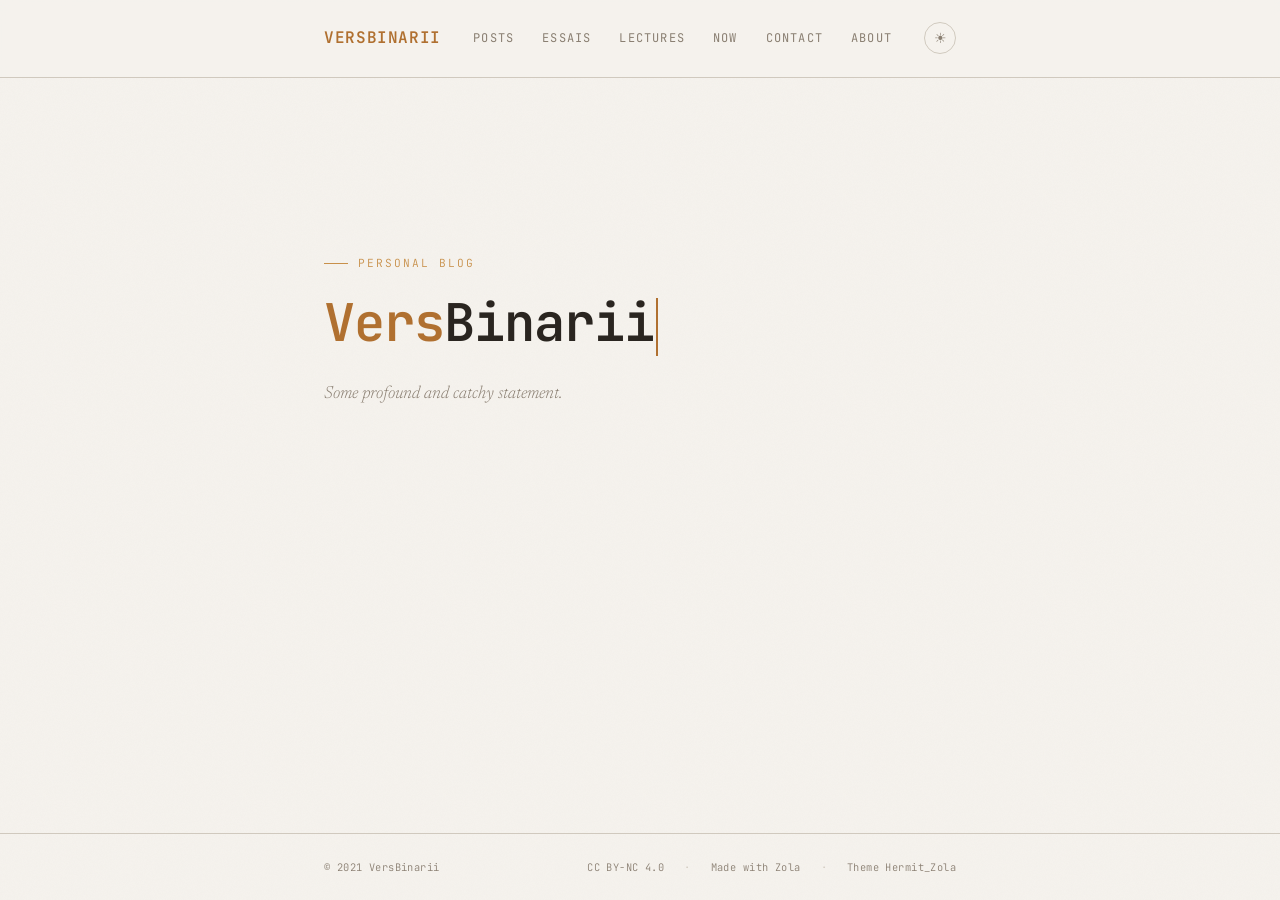
<file: index.html>
<!DOCTYPE html>
<html lang="fr" data-theme="dark">
<head>
  <meta charset="UTF-8" />
  <meta name="viewport" content="width=device-width, initial-scale=1.0" />
  <title>VersBinarii — Tech &amp; Philosophy</title>
  <meta name="description" content="Blog de Kris, développeur full-stack devenu architecte systèmes. Essais sur la tech, le code et la pensée logicielle." />
  <meta name="author" content="Kris — VersBinarii" />
  <link rel="canonical" href="https://versbinarii.gitlab.io/blog/" />
  <meta property="og:type"        content="website" />
  <meta property="og:url"         content="https://versbinarii.gitlab.io/blog/" />
  <meta property="og:title"       content="VersBinarii — Tech &amp; Philosophy" />
  <meta property="og:description" content="Essais sur la tech, le code et la pensée logicielle." />
  <meta property="og:locale"      content="fr_FR" />
  <meta name="twitter:card"        content="summary" />
  <meta name="twitter:title"       content="VersBinarii" />
  <meta name="twitter:description" content="Essais sur la tech, le code et la pensée logicielle." />
  <link rel="icon" type="image/svg+xml" href="favicon.svg" />
  <link rel="stylesheet" href="style.css" />
  <script src="site.js"></script>
</head>
<body>
<div class="site-wrapper">

  <header class="site-header">
    <div class="container">
      <div class="header-inner">
        <a href="index.html" class="site-title">VersBinarii</a>
        <button class="nav-toggle" id="navToggle" aria-label="Ouvrir le menu">MENU</button>
        <nav class="site-nav" id="siteNav" aria-label="Navigation principale">
          <a href="posts.html">Posts</a>
          <a href="essays.html">Essais</a>
          <a href="reading.html">Lectures</a>
          <a href="now.html">Now</a>
          <a href="contact.html">Contact</a>
          <a href="about.html">About</a>
        </nav>
        <button class="theme-toggle" id="themeToggle" aria-label="Changer le thème">
          <span class="icon-moon">☽</span>
          <span class="icon-sun">☀</span>
        </button>
      </div>
    </div>
  </header>

  <main>
    <div class="container">
      <section class="hero">
        <p class="hero-label">Personal blog</p>
        <h1><span>Vers</span>Binarii<span class="hero-cursor"></span></h1>
        <p class="hero-tagline">Some profound and catchy statement.</p>
      </section>
    </div>
  </main>

  <footer class="site-footer">
    <div class="container">
      <div class="footer-inner">
        <span>© 2021 <a href="index.html">VersBinarii</a></span>
        <div class="footer-right">
          <a href="https://creativecommons.org/licenses/by-nc/4.0/" target="_blank" rel="noopener">CC BY-NC 4.0</a>
          <span class="footer-sep">·</span>
          <span>Made with <a href="https://www.getzola.org" target="_blank" rel="noopener">Zola</a></span>
          <span class="footer-sep">·</span>
          <span>Theme <a href="https://github.com/VersBinarii/hermit_zola" target="_blank" rel="noopener">Hermit_Zola</a></span>
        </div>
      </div>
    </div>
  </footer>
</div>
</body>
</html>
</file>
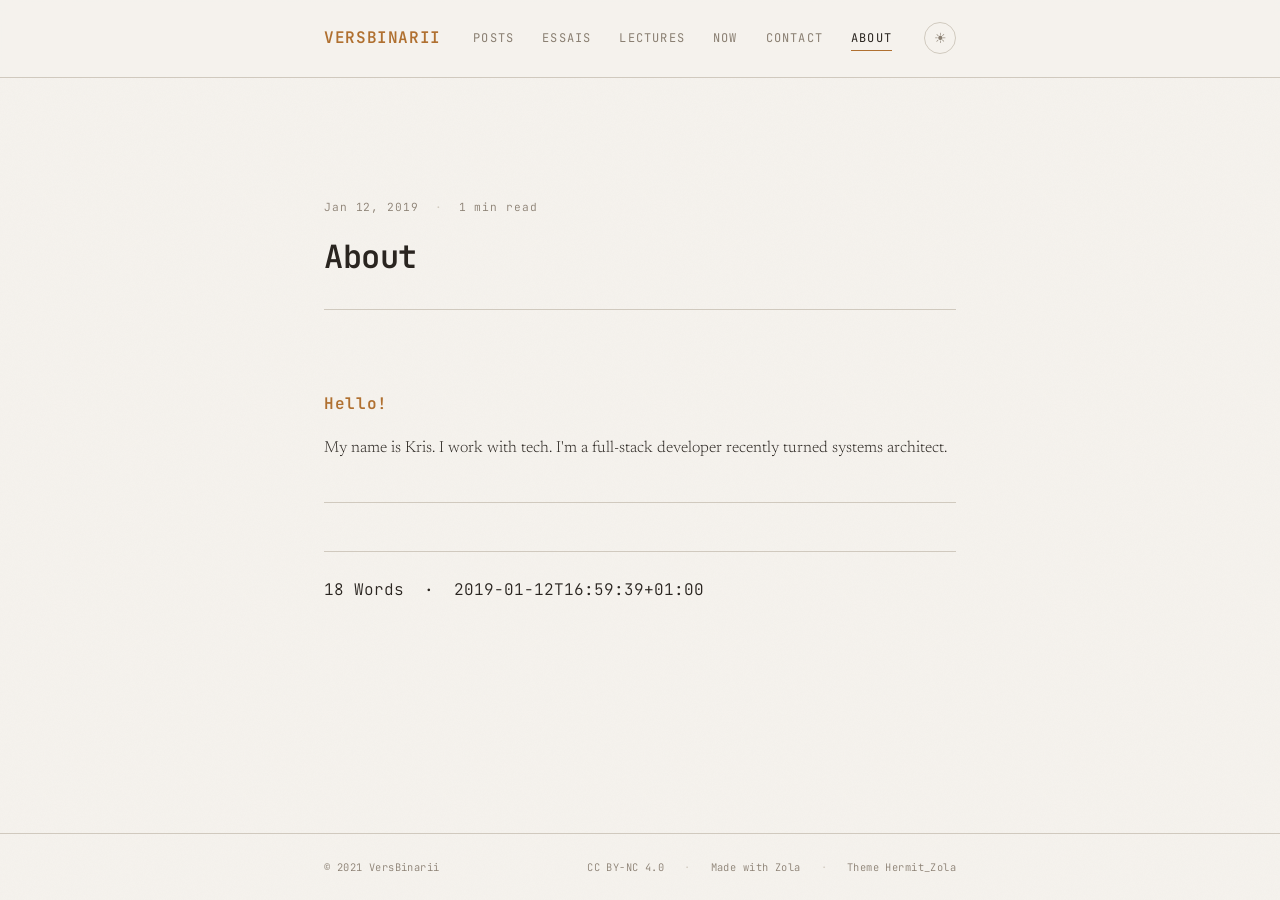
<file: about.html>
<!DOCTYPE html>
<html lang="fr" data-theme="dark">
<head>
  <meta charset="UTF-8" />
  <meta name="viewport" content="width=device-width, initial-scale=1.0" />
  <title>About — VersBinarii</title>
  <meta name="description" content="Kris, développeur full-stack devenu architecte systèmes. Tech, Rust, systèmes embarqués." />
  <meta name="author" content="Kris — VersBinarii" />
  <link rel="canonical" href="https://versbinarii.gitlab.io/blog/about" />
  <meta property="og:type"        content="profile" />
  <meta property="og:url"         content="https://versbinarii.gitlab.io/blog/about" />
  <meta property="og:title"       content="About — VersBinarii" />
  <meta property="og:description" content="Kris, développeur full-stack devenu architecte systèmes." />
  <meta name="twitter:card"  content="summary" />
  <meta name="twitter:title" content="About — VersBinarii" />
  <link rel="icon" type="image/svg+xml" href="favicon.svg" />
  <link rel="stylesheet" href="style.css" />
  <script src="site.js"></script>
</head>
<body>
<div class="site-wrapper">

  <header class="site-header">
    <div class="container">
      <div class="header-inner">
        <a href="index.html" class="site-title">VersBinarii</a>
        <button class="nav-toggle" id="navToggle" aria-label="Ouvrir le menu">MENU</button>
        <nav class="site-nav" id="siteNav">
          <a href="posts.html">Posts</a>
          <a href="essays.html">Essais</a>
          <a href="reading.html">Lectures</a>
          <a href="now.html">Now</a>
          <a href="contact.html">Contact</a>
          <a href="about.html" class="active">About</a>
        </nav>
        <button class="theme-toggle" id="themeToggle" aria-label="Changer le thème">
          <span class="icon-moon">☽</span>
          <span class="icon-sun">☀</span>
        </button>
      </div>
    </div>
  </header>

  <main>
    <div class="container">
      <div class="article-header">
        <div class="article-meta">
          <span>Jan 12, 2019</span>
          <span class="dot">·</span>
          <span>1 min read</span>
        </div>
        <h1>About</h1>
      </div>
      <article class="article-body">
        <h2>Hello!</h2>
        <p>My name is Kris. I work with tech. I'm a full-stack developer recently turned systems architect.</p>
        <hr />
        <p class="word-count">18 Words &nbsp;·&nbsp; 2019-01-12T16:59:39+01:00</p>
      </article>
    </div>
  </main>

  <footer class="site-footer">
    <div class="container">
      <div class="footer-inner">
        <span>© 2021 <a href="index.html">VersBinarii</a></span>
        <div class="footer-right">
          <a href="https://creativecommons.org/licenses/by-nc/4.0/" target="_blank" rel="noopener">CC BY-NC 4.0</a>
          <span class="footer-sep">·</span>
          <span>Made with <a href="https://www.getzola.org" target="_blank" rel="noopener">Zola</a></span>
          <span class="footer-sep">·</span>
          <span>Theme <a href="https://github.com/VersBinarii/hermit_zola" target="_blank" rel="noopener">Hermit_Zola</a></span>
        </div>
      </div>
    </div>
  </footer>
</div>
</body>
</html>
</file>
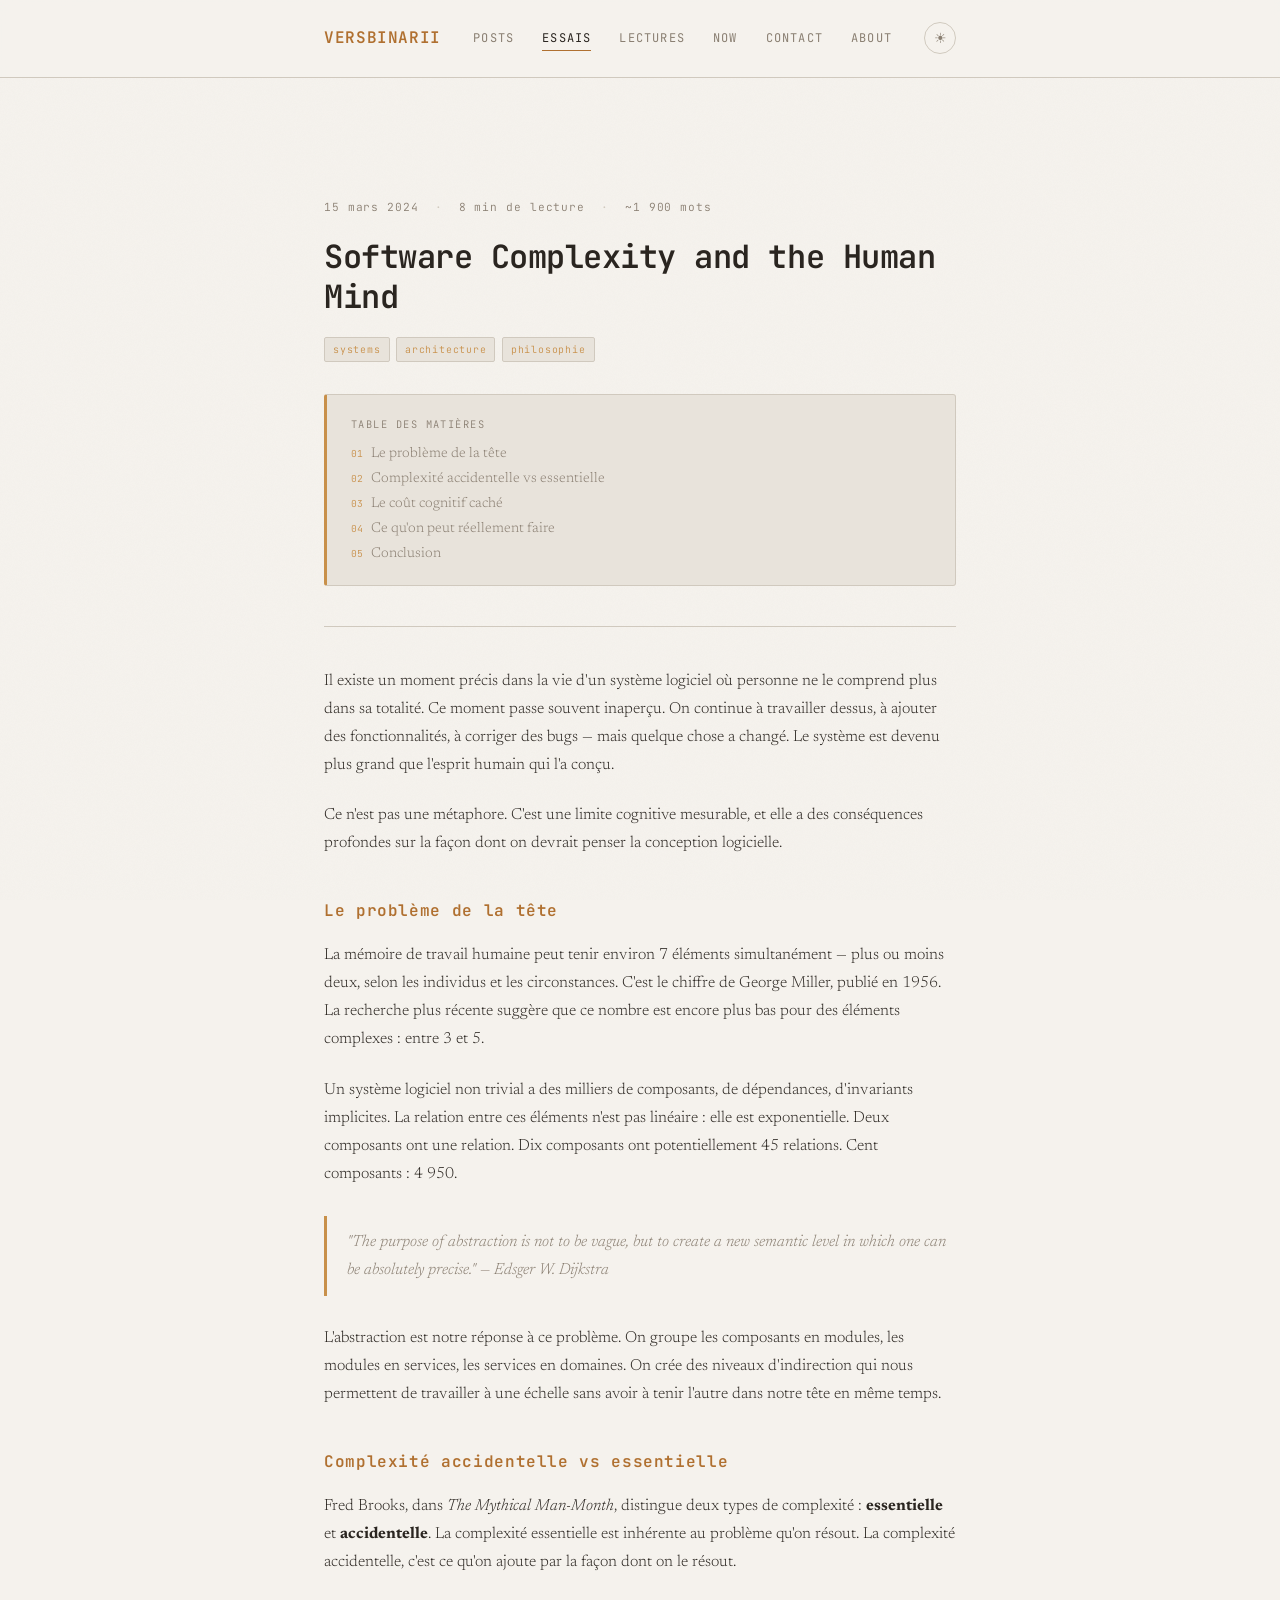
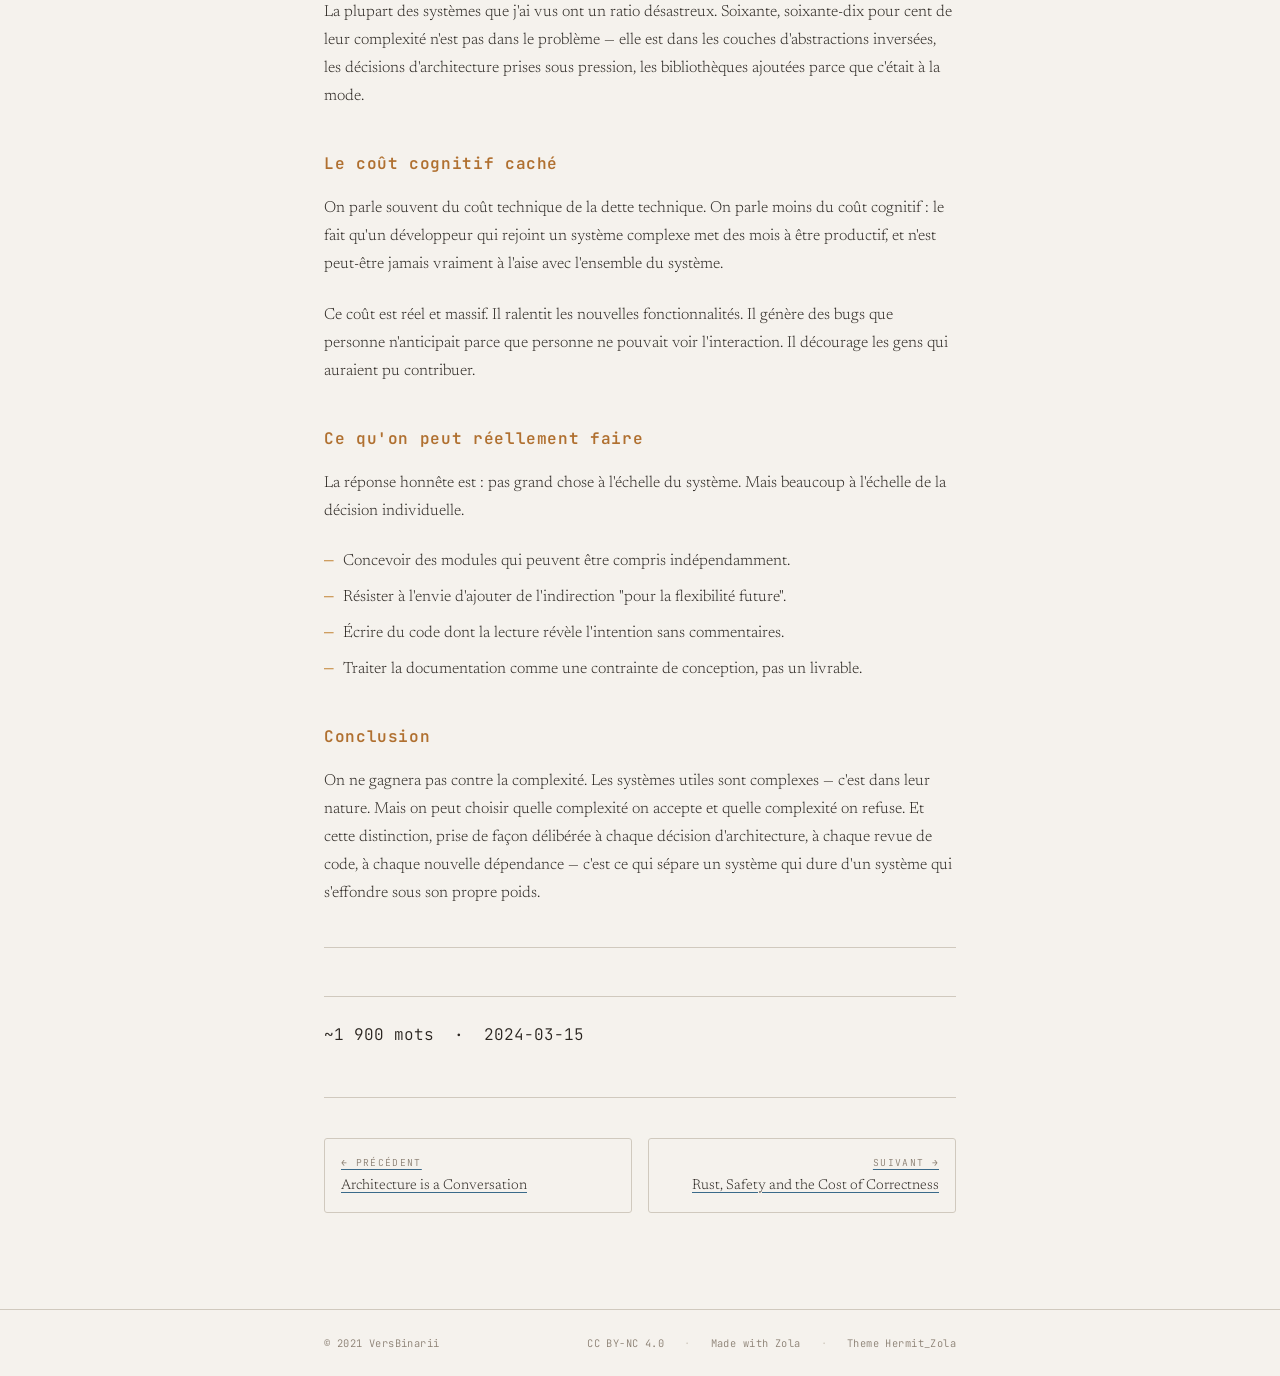
<file: article.html>
<!DOCTYPE html>
<html lang="fr" data-theme="dark">
<head>
  <meta charset="UTF-8" />
  <meta name="viewport" content="width=device-width, initial-scale=1.0" />
  <title>Software Complexity and the Human Mind — VersBinarii</title>
  <meta name="description" content="Why do we keep building systems more complex than we can hold in our heads, and what does that say about the way we think about software?" />
  <meta name="author" content="Kris — VersBinarii" />
  <link rel="canonical" href="https://versbinarii.gitlab.io/blog/essays/software-complexity" />
  <meta property="og:type"        content="article" />
  <meta property="og:url"         content="https://versbinarii.gitlab.io/blog/essays/software-complexity" />
  <meta property="og:title"       content="Software Complexity and the Human Mind" />
  <meta property="og:description" content="Why do we keep building systems more complex than we can hold in our heads?" />
  <meta property="article:published_time" content="2024-03-15" />
  <meta property="article:author"         content="Kris" />
  <meta name="twitter:card"        content="summary" />
  <meta name="twitter:title"       content="Software Complexity and the Human Mind — VersBinarii" />
  <meta name="twitter:description" content="Why do we keep building systems more complex than we can hold in our heads?" />
  <link rel="icon" type="image/svg+xml" href="favicon.svg" />
  <link rel="stylesheet" href="style.css" />
  <script src="site.js"></script>
</head>
<body>
<div class="site-wrapper">

  <header class="site-header">
    <div class="container">
      <div class="header-inner">
        <a href="index.html" class="site-title">VersBinarii</a>
        <button class="nav-toggle" id="navToggle" aria-label="Ouvrir le menu">MENU</button>
        <nav class="site-nav" id="siteNav">
          <a href="posts.html">Posts</a>
          <a href="essays.html" class="active">Essais</a>
          <a href="reading.html">Lectures</a>
          <a href="now.html">Now</a>
          <a href="contact.html">Contact</a>
          <a href="about.html">About</a>
        </nav>
        <button class="theme-toggle" id="themeToggle" aria-label="Changer le thème">
          <span class="icon-moon">☽</span>
          <span class="icon-sun">☀</span>
        </button>
      </div>
    </div>
  </header>

  <main>
    <div class="container">

      <!-- EN-TÊTE ARTICLE -->
      <div class="article-header">
        <div class="article-meta">
          <span>15 mars 2024</span>
          <span class="dot">·</span>
          <span>8 min de lecture</span>
          <span class="dot">·</span>
          <span>~1 900 mots</span>
        </div>
        <h1>Software Complexity and the Human Mind</h1>
        <div class="article-tags">
          <a href="essays.html" class="article-tag-link">systems</a>
          <a href="essays.html" class="article-tag-link">architecture</a>
          <a href="essays.html" class="article-tag-link">philosophie</a>
        </div>
      </div>

      <!-- TABLE DES MATIÈRES -->
      <nav class="toc" aria-label="Table des matières">
        <p class="toc-title">Table des matières</p>
        <ol>
          <li><a href="#le-probleme">Le problème de la tête</a></li>
          <li><a href="#complexite-accidentelle">Complexité accidentelle vs essentielle</a></li>
          <li><a href="#cout-cognitif">Le coût cognitif caché</a></li>
          <li><a href="#ce-quon-peut-faire">Ce qu'on peut réellement faire</a></li>
          <li><a href="#conclusion">Conclusion</a></li>
        </ol>
      </nav>

      <!-- CORPS -->
      <article class="article-body">

        <p>
          Il existe un moment précis dans la vie d'un système logiciel où personne ne le comprend plus dans sa totalité. Ce moment passe souvent inaperçu. On continue à travailler dessus, à ajouter des fonctionnalités, à corriger des bugs — mais quelque chose a changé. Le système est devenu plus grand que l'esprit humain qui l'a conçu.
        </p>

        <p>
          Ce n'est pas une métaphore. C'est une limite cognitive mesurable, et elle a des conséquences profondes sur la façon dont on devrait penser la conception logicielle.
        </p>

        <h2 id="le-probleme">Le problème de la tête</h2>

        <p>
          La mémoire de travail humaine peut tenir environ 7 éléments simultanément — plus ou moins deux, selon les individus et les circonstances. C'est le chiffre de George Miller, publié en 1956. La recherche plus récente suggère que ce nombre est encore plus bas pour des éléments complexes : entre 3 et 5.
        </p>

        <p>
          Un système logiciel non trivial a des milliers de composants, de dépendances, d'invariants implicites. La relation entre ces éléments n'est pas linéaire : elle est exponentielle. Deux composants ont une relation. Dix composants ont potentiellement 45 relations. Cent composants : 4 950.
        </p>

        <blockquote>
          "The purpose of abstraction is not to be vague, but to create a new semantic level in which one can be absolutely precise."
          <cite>— Edsger W. Dijkstra</cite>
        </blockquote>

        <p>
          L'abstraction est notre réponse à ce problème. On groupe les composants en modules, les modules en services, les services en domaines. On crée des niveaux d'indirection qui nous permettent de travailler à une échelle sans avoir à tenir l'autre dans notre tête en même temps.
        </p>

        <h2 id="complexite-accidentelle">Complexité accidentelle vs essentielle</h2>

        <p>
          Fred Brooks, dans <em>The Mythical Man-Month</em>, distingue deux types de complexité : <strong>essentielle</strong> et <strong>accidentelle</strong>. La complexité essentielle est inhérente au problème qu'on résout. La complexité accidentelle, c'est ce qu'on ajoute par la façon dont on le résout.
        </p>

        <p>
          La plupart des systèmes que j'ai vus ont un ratio désastreux. Soixante, soixante-dix pour cent de leur complexité n'est pas dans le problème — elle est dans les couches d'abstractions inversées, les décisions d'architecture prises sous pression, les bibliothèques ajoutées parce que c'était à la mode.
        </p>

        <h2 id="cout-cognitif">Le coût cognitif caché</h2>

        <p>
          On parle souvent du coût technique de la dette technique. On parle moins du coût cognitif : le fait qu'un développeur qui rejoint un système complexe met des mois à être productif, et n'est peut-être jamais vraiment à l'aise avec l'ensemble du système.
        </p>

        <p>
          Ce coût est réel et massif. Il ralentit les nouvelles fonctionnalités. Il génère des bugs que personne n'anticipait parce que personne ne pouvait voir l'interaction. Il décourage les gens qui auraient pu contribuer.
        </p>

        <h2 id="ce-quon-peut-faire">Ce qu'on peut réellement faire</h2>

        <p>
          La réponse honnête est : pas grand chose à l'échelle du système. Mais beaucoup à l'échelle de la décision individuelle.
        </p>

        <ul style="list-style: none; padding: 0; display: flex; flex-direction: column; gap: 0.5rem; margin-bottom: 1.4rem;">
          <li style="padding-left: 1.2rem; position: relative;"><span style="position:absolute;left:0;color:var(--accent-dim);font-family:var(--mono);">—</span> Concevoir des modules qui peuvent être compris indépendamment.</li>
          <li style="padding-left: 1.2rem; position: relative;"><span style="position:absolute;left:0;color:var(--accent-dim);font-family:var(--mono);">—</span> Résister à l'envie d'ajouter de l'indirection "pour la flexibilité future".</li>
          <li style="padding-left: 1.2rem; position: relative;"><span style="position:absolute;left:0;color:var(--accent-dim);font-family:var(--mono);">—</span> Écrire du code dont la lecture révèle l'intention sans commentaires.</li>
          <li style="padding-left: 1.2rem; position: relative;"><span style="position:absolute;left:0;color:var(--accent-dim);font-family:var(--mono);">—</span> Traiter la documentation comme une contrainte de conception, pas un livrable.</li>
        </ul>

        <h2 id="conclusion">Conclusion</h2>

        <p>
          On ne gagnera pas contre la complexité. Les systèmes utiles sont complexes — c'est dans leur nature. Mais on peut choisir quelle complexité on accepte et quelle complexité on refuse. Et cette distinction, prise de façon délibérée à chaque décision d'architecture, à chaque revue de code, à chaque nouvelle dépendance — c'est ce qui sépare un système qui dure d'un système qui s'effondre sous son propre poids.
        </p>

        <hr />

        <p class="word-count">~1 900 mots &nbsp;·&nbsp; 2024-03-15</p>

        <!-- NAVIGATION PREV / NEXT -->
        <nav class="post-nav" aria-label="Navigation entre articles">
          <a href="essays.html" class="post-nav-link prev">
            <span class="post-nav-dir">← Précédent</span>
            <span class="post-nav-title">Architecture is a Conversation</span>
          </a>
          <a href="essays.html" class="post-nav-link next">
            <span class="post-nav-dir">Suivant →</span>
            <span class="post-nav-title">Rust, Safety and the Cost of Correctness</span>
          </a>
        </nav>

      </article>
    </div>
  </main>

  <footer class="site-footer">
    <div class="container">
      <div class="footer-inner">
        <span>© 2021 <a href="index.html">VersBinarii</a></span>
        <div class="footer-right">
          <a href="https://creativecommons.org/licenses/by-nc/4.0/" target="_blank" rel="noopener">CC BY-NC 4.0</a>
          <span class="footer-sep">·</span>
          <span>Made with <a href="https://www.getzola.org" target="_blank" rel="noopener">Zola</a></span>
          <span class="footer-sep">·</span>
          <span>Theme <a href="https://github.com/VersBinarii/hermit_zola" target="_blank" rel="noopener">Hermit_Zola</a></span>
        </div>
      </div>
    </div>
  </footer>

</div>

<script>
  /* Smooth scroll for TOC links */
  document.querySelectorAll('.toc a[href^="#"]').forEach(function(link) {
    link.addEventListener('click', function(e) {
      e.preventDefault();
      var target = document.querySelector(this.getAttribute('href'));
      if (target) target.scrollIntoView({ behavior: 'smooth', block: 'start' });
    });
  });
</script>
</body>
</html>
</file>
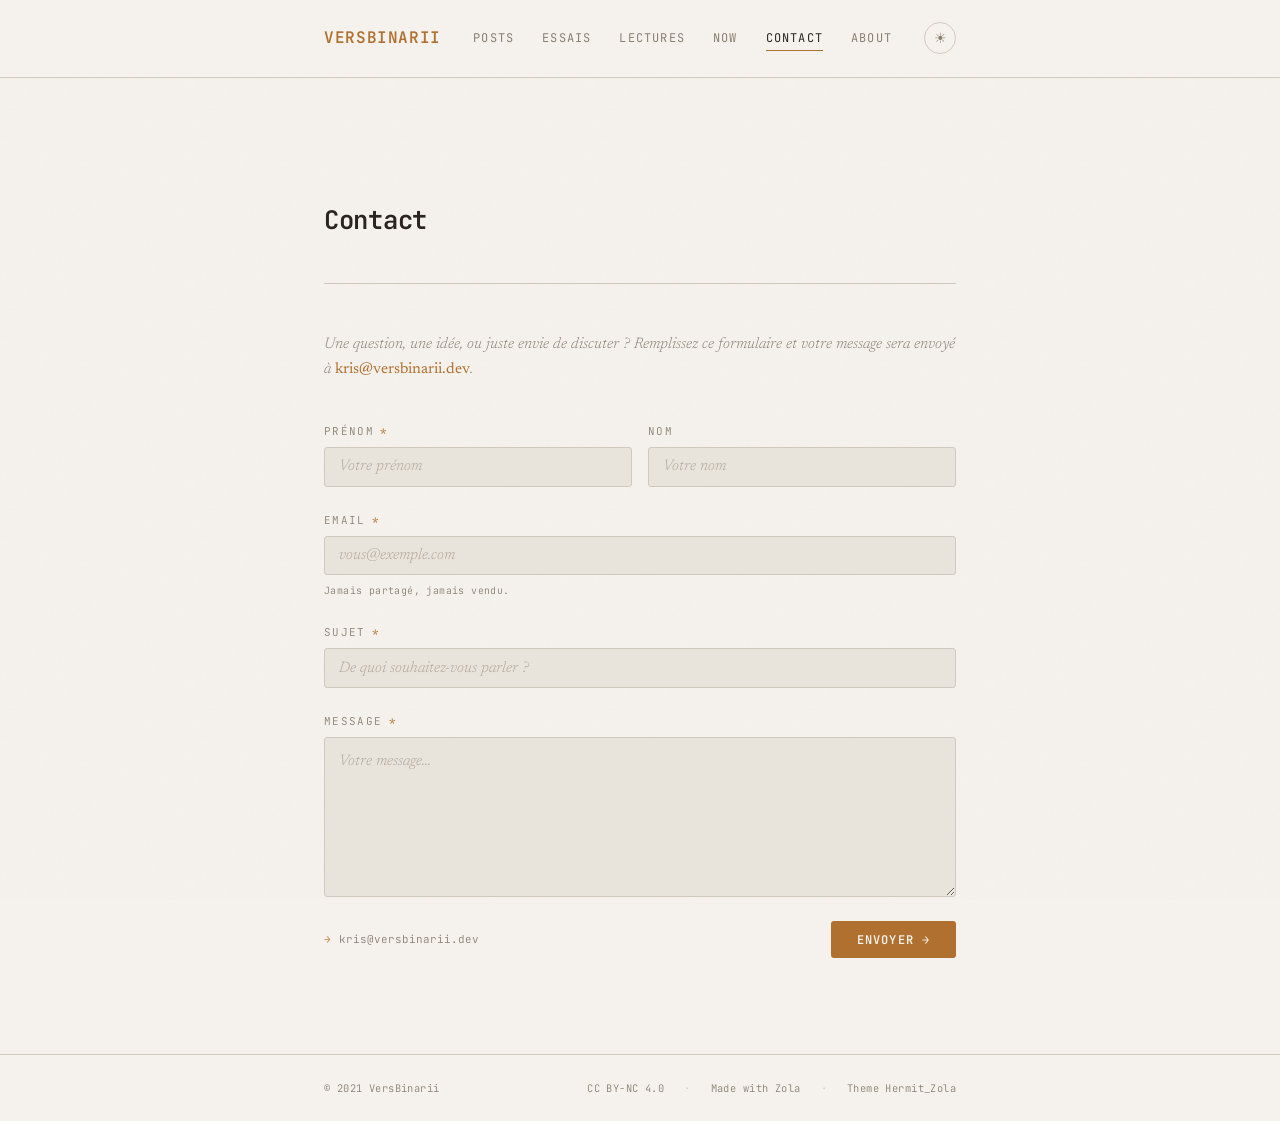
<file: contact.html>
<!DOCTYPE html>
<html lang="fr" data-theme="dark">
<head>
  <meta charset="UTF-8" />
  <meta name="viewport" content="width=device-width, initial-scale=1.0" />
  <title>Contact — VersBinarii</title>
  <meta name="description" content="Envoyer un message à Kris — VersBinarii." />
  <meta name="author" content="Kris — VersBinarii" />
  <link rel="canonical" href="https://versbinarii.gitlab.io/blog/contact" />
  <meta property="og:type"        content="website" />
  <meta property="og:url"         content="https://versbinarii.gitlab.io/blog/contact" />
  <meta property="og:title"       content="Contact — VersBinarii" />
  <meta property="og:description" content="Envoyer un message à Kris." />
  <meta name="twitter:card"  content="summary" />
  <meta name="twitter:title" content="Contact — VersBinarii" />
  <link rel="icon" type="image/svg+xml" href="favicon.svg" />
  <link rel="stylesheet" href="style.css" />
  <script src="site.js"></script>
</head>
<body>
<div class="site-wrapper">

  <header class="site-header">
    <div class="container">
      <div class="header-inner">
        <a href="index.html" class="site-title">VersBinarii</a>
        <button class="nav-toggle" id="navToggle" aria-label="Ouvrir le menu">MENU</button>
        <nav class="site-nav" id="siteNav">
          <a href="posts.html">Posts</a>
          <a href="essays.html">Essais</a>
          <a href="reading.html">Lectures</a>
          <a href="now.html">Now</a>
          <a href="contact.html" class="active">Contact</a>
          <a href="about.html">About</a>
        </nav>
        <button class="theme-toggle" id="themeToggle" aria-label="Changer le thème">
          <span class="icon-moon">☽</span>
          <span class="icon-sun">☀</span>
        </button>
      </div>
    </div>
  </header>

  <main>
    <div class="container">
      <div class="page-header">
        <h1>Contact</h1>
      </div>

      <p class="contact-intro">
        Une question, une idée, ou juste envie de discuter ? Remplissez ce formulaire et
        votre message sera envoyé à <strong>kris@versbinarii.dev</strong>.
      </p>

      <div class="contact-form" id="contactForm">
        <div class="form-row">
          <div class="form-group">
            <label class="form-label" for="fname">Prénom <span class="required">*</span></label>
            <input class="form-input" type="text" id="fname" name="fname" placeholder="Votre prénom" required autocomplete="given-name" />
          </div>
          <div class="form-group">
            <label class="form-label" for="lname">Nom</label>
            <input class="form-input" type="text" id="lname" name="lname" placeholder="Votre nom" autocomplete="family-name" />
          </div>
        </div>
        <div class="form-group">
          <label class="form-label" for="email">Email <span class="required">*</span></label>
          <input class="form-input" type="email" id="email" name="email" placeholder="vous@exemple.com" required autocomplete="email" />
          <span class="form-hint">Jamais partagé, jamais vendu.</span>
        </div>
        <div class="form-group">
          <label class="form-label" for="subject">Sujet <span class="required">*</span></label>
          <input class="form-input" type="text" id="subject" name="subject" placeholder="De quoi souhaitez-vous parler ?" required />
        </div>
        <div class="form-group">
          <label class="form-label" for="message">Message <span class="required">*</span></label>
          <textarea class="form-textarea" id="message" name="message" placeholder="Votre message…" required></textarea>
        </div>
        <div class="form-submit-row">
          <span class="form-target">kris@versbinarii.dev</span>
          <button class="btn-submit" id="submitBtn" type="button">Envoyer →</button>
        </div>
        <div class="form-status" id="formStatus"></div>
      </div>
    </div>
  </main>

  <footer class="site-footer">
    <div class="container">
      <div class="footer-inner">
        <span>© 2021 <a href="index.html">VersBinarii</a></span>
        <div class="footer-right">
          <a href="https://creativecommons.org/licenses/by-nc/4.0/" target="_blank" rel="noopener">CC BY-NC 4.0</a>
          <span class="footer-sep">·</span>
          <span>Made with <a href="https://www.getzola.org" target="_blank" rel="noopener">Zola</a></span>
          <span class="footer-sep">·</span>
          <span>Theme <a href="https://github.com/VersBinarii/hermit_zola" target="_blank" rel="noopener">Hermit_Zola</a></span>
        </div>
      </div>
    </div>
  </footer>
</div>

<script>
  const RECIPIENT = 'kris@versbinarii.dev';
  document.getElementById('submitBtn').addEventListener('click', function () {
    const fname   = document.getElementById('fname').value.trim();
    const lname   = document.getElementById('lname').value.trim();
    const email   = document.getElementById('email').value.trim();
    const subject = document.getElementById('subject').value.trim();
    const message = document.getElementById('message').value.trim();
    const status  = document.getElementById('formStatus');

    if (!fname || !email || !subject || !message) {
      showStatus('error', '⚠ Veuillez remplir tous les champs obligatoires.'); return;
    }
    if (!/^[^\s@]+@[^\s@]+\.[^\s@]+$/.test(email)) {
      showStatus('error', '⚠ Adresse email invalide.'); return;
    }

    const fullName = lname ? fname + ' ' + lname : fname;
    const body = 'De : ' + fullName + ' <' + email + '>\n\n' + message;
    const mailto = 'mailto:' + RECIPIENT +
      '?subject=' + encodeURIComponent(subject) +
      '&body='    + encodeURIComponent(body);

    window.location.href = mailto;
    showStatus('success', "✓ Votre client mail vient de s'ouvrir. Envoyez le message depuis votre messagerie.");
    document.getElementById('submitBtn').textContent = 'Ouvert ✓';
    document.getElementById('submitBtn').disabled = true;
  });

  function showStatus(type, text) {
    var el = document.getElementById('formStatus');
    el.textContent = text;
    el.className = 'form-status ' + type;
  }
</script>
</body>
</html>
</file>
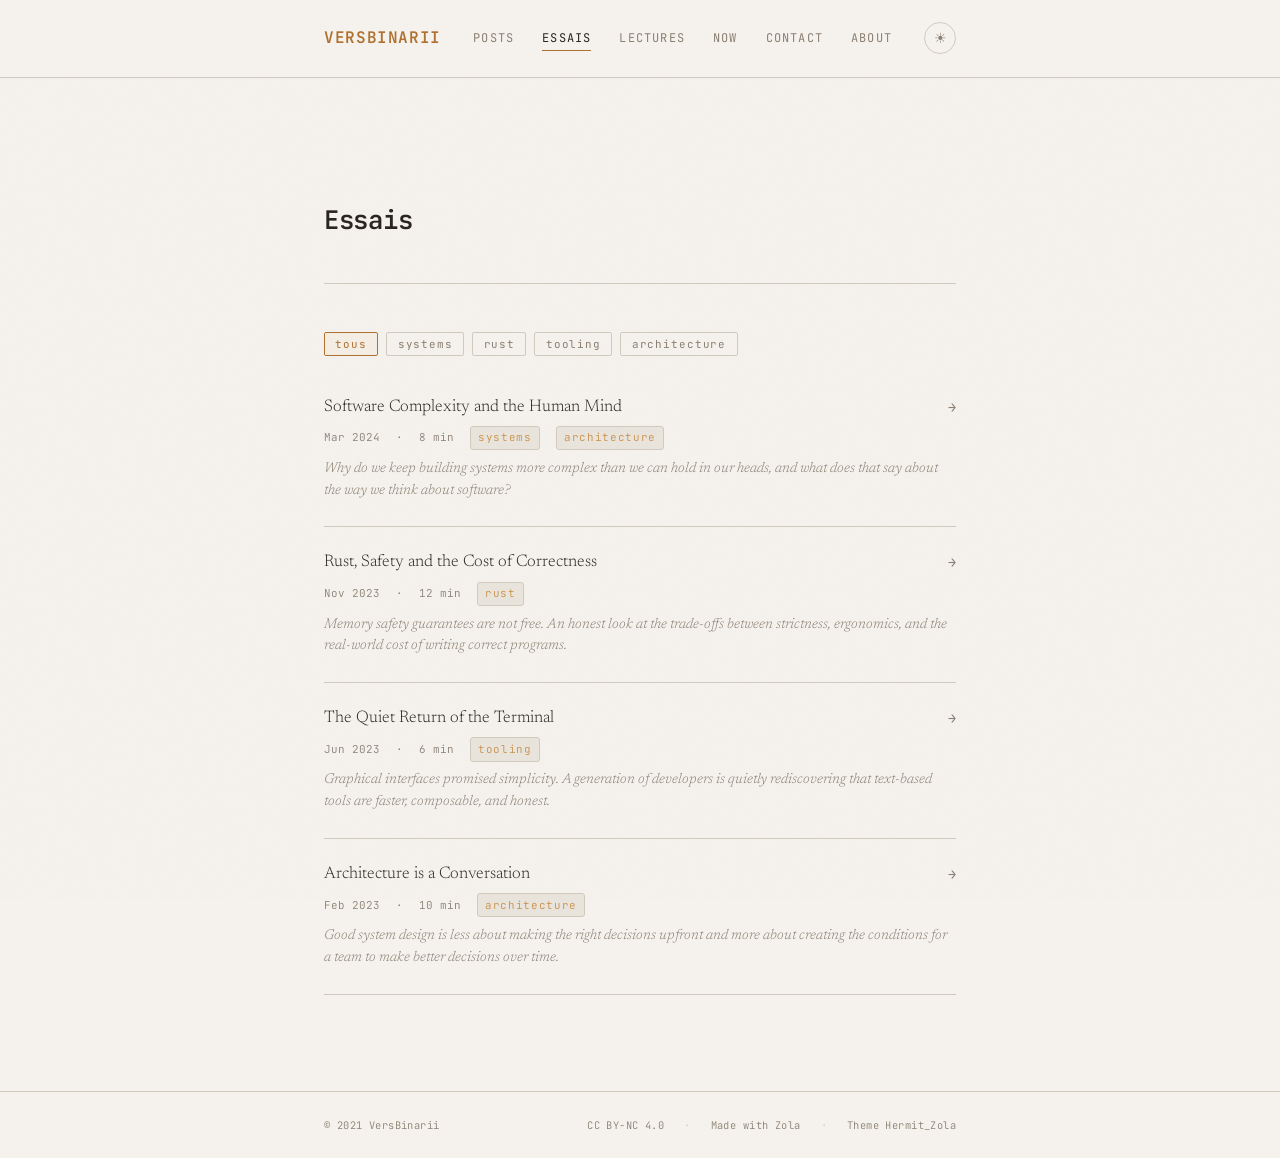
<file: essays.html>
<!DOCTYPE html>
<html lang="fr" data-theme="dark">
<head>
  <meta charset="UTF-8" />
  <meta name="viewport" content="width=device-width, initial-scale=1.0" />
  <title>Essais — VersBinarii</title>
  <meta name="description" content="Réflexions longues sur la complexité logicielle, Rust, l'architecture systèmes et la philosophie du code." />
  <meta name="author" content="Kris — VersBinarii" />
  <link rel="canonical" href="https://versbinarii.gitlab.io/blog/essays" />
  <meta property="og:type"        content="website" />
  <meta property="og:url"         content="https://versbinarii.gitlab.io/blog/essays" />
  <meta property="og:title"       content="Essais — VersBinarii" />
  <meta property="og:description" content="Réflexions longues sur la complexité logicielle, Rust et la philosophie du code." />
  <meta name="twitter:card"  content="summary" />
  <meta name="twitter:title" content="Essais — VersBinarii" />
  <link rel="icon" type="image/svg+xml" href="favicon.svg" />
  <link rel="stylesheet" href="style.css" />
  <script src="site.js"></script>
</head>
<body>
<div class="site-wrapper">

  <header class="site-header">
    <div class="container">
      <div class="header-inner">
        <a href="index.html" class="site-title">VersBinarii</a>
        <button class="nav-toggle" id="navToggle" aria-label="Ouvrir le menu">MENU</button>
        <nav class="site-nav" id="siteNav">
          <a href="posts.html">Posts</a>
          <a href="essays.html" class="active">Essais</a>
          <a href="reading.html">Lectures</a>
          <a href="now.html">Now</a>
          <a href="contact.html">Contact</a>
          <a href="about.html">About</a>
        </nav>
        <button class="theme-toggle" id="themeToggle" aria-label="Changer le thème">
          <span class="icon-moon">☽</span>
          <span class="icon-sun">☀</span>
        </button>
      </div>
    </div>
  </header>

  <main>
    <div class="container">
      <div class="page-header">
        <h1>Essais</h1>
      </div>

      <!-- TAG FILTER -->
      <div class="tag-filter" id="tagFilter" role="group" aria-label="Filtrer par tag">
        <button class="tag-btn active" data-tag="all">tous</button>
        <button class="tag-btn" data-tag="systems">systems</button>
        <button class="tag-btn" data-tag="rust">rust</button>
        <button class="tag-btn" data-tag="tooling">tooling</button>
        <button class="tag-btn" data-tag="architecture">architecture</button>
      </div>

      <ul class="essay-list" id="essayList">

        <li class="essay-item" data-tags="systems architecture">
          <a href="article.html" class="essay-link">
            <div class="essay-top">
              <span class="essay-title">Software Complexity and the Human Mind</span>
              <span class="essay-arrow">→</span>
            </div>
            <div class="essay-meta">
              <span>Mar 2024</span><span class="dot">·</span><span>8 min</span>
              <span class="essay-tag">systems</span>
              <span class="essay-tag">architecture</span>
            </div>
            <p class="essay-excerpt">Why do we keep building systems more complex than we can hold in our heads, and what does that say about the way we think about software?</p>
          </a>
        </li>

        <li class="essay-item" data-tags="rust">
          <a href="#" class="essay-link">
            <div class="essay-top">
              <span class="essay-title">Rust, Safety and the Cost of Correctness</span>
              <span class="essay-arrow">→</span>
            </div>
            <div class="essay-meta">
              <span>Nov 2023</span><span class="dot">·</span><span>12 min</span>
              <span class="essay-tag">rust</span>
            </div>
            <p class="essay-excerpt">Memory safety guarantees are not free. An honest look at the trade-offs between strictness, ergonomics, and the real-world cost of writing correct programs.</p>
          </a>
        </li>

        <li class="essay-item" data-tags="tooling">
          <a href="#" class="essay-link">
            <div class="essay-top">
              <span class="essay-title">The Quiet Return of the Terminal</span>
              <span class="essay-arrow">→</span>
            </div>
            <div class="essay-meta">
              <span>Jun 2023</span><span class="dot">·</span><span>6 min</span>
              <span class="essay-tag">tooling</span>
            </div>
            <p class="essay-excerpt">Graphical interfaces promised simplicity. A generation of developers is quietly rediscovering that text-based tools are faster, composable, and honest.</p>
          </a>
        </li>

        <li class="essay-item" data-tags="architecture">
          <a href="#" class="essay-link">
            <div class="essay-top">
              <span class="essay-title">Architecture is a Conversation</span>
              <span class="essay-arrow">→</span>
            </div>
            <div class="essay-meta">
              <span>Feb 2023</span><span class="dot">·</span><span>10 min</span>
              <span class="essay-tag">architecture</span>
            </div>
            <p class="essay-excerpt">Good system design is less about making the right decisions upfront and more about creating the conditions for a team to make better decisions over time.</p>
          </a>
        </li>

      </ul>

      <p id="noResults" style="display:none; font-family:var(--mono); font-size:0.8rem; color:var(--text-muted); padding: 2rem 0;">
        Aucun essai pour ce tag.
      </p>

    </div>
  </main>

  <footer class="site-footer">
    <div class="container">
      <div class="footer-inner">
        <span>© 2021 <a href="index.html">VersBinarii</a></span>
        <div class="footer-right">
          <a href="https://creativecommons.org/licenses/by-nc/4.0/" target="_blank" rel="noopener">CC BY-NC 4.0</a>
          <span class="footer-sep">·</span>
          <span>Made with <a href="https://www.getzola.org" target="_blank" rel="noopener">Zola</a></span>
          <span class="footer-sep">·</span>
          <span>Theme <a href="https://github.com/VersBinarii/hermit_zola" target="_blank" rel="noopener">Hermit_Zola</a></span>
        </div>
      </div>
    </div>
  </footer>

</div>
<script>
  var filterBtns  = document.querySelectorAll('.tag-btn');
  var items       = document.querySelectorAll('.essay-item');
  var noResults   = document.getElementById('noResults');

  filterBtns.forEach(function(btn) {
    btn.addEventListener('click', function() {
      var tag = this.dataset.tag;

      filterBtns.forEach(function(b) { b.classList.remove('active'); });
      this.classList.add('active');

      var visible = 0;
      items.forEach(function(item) {
        var tags = item.dataset.tags || '';
        var show = tag === 'all' || tags.split(' ').indexOf(tag) !== -1;
        item.hidden = !show;
        if (show) visible++;
      });

      noResults.style.display = visible === 0 ? 'block' : 'none';
    });
  });
</script>
</body>
</html>
</file>
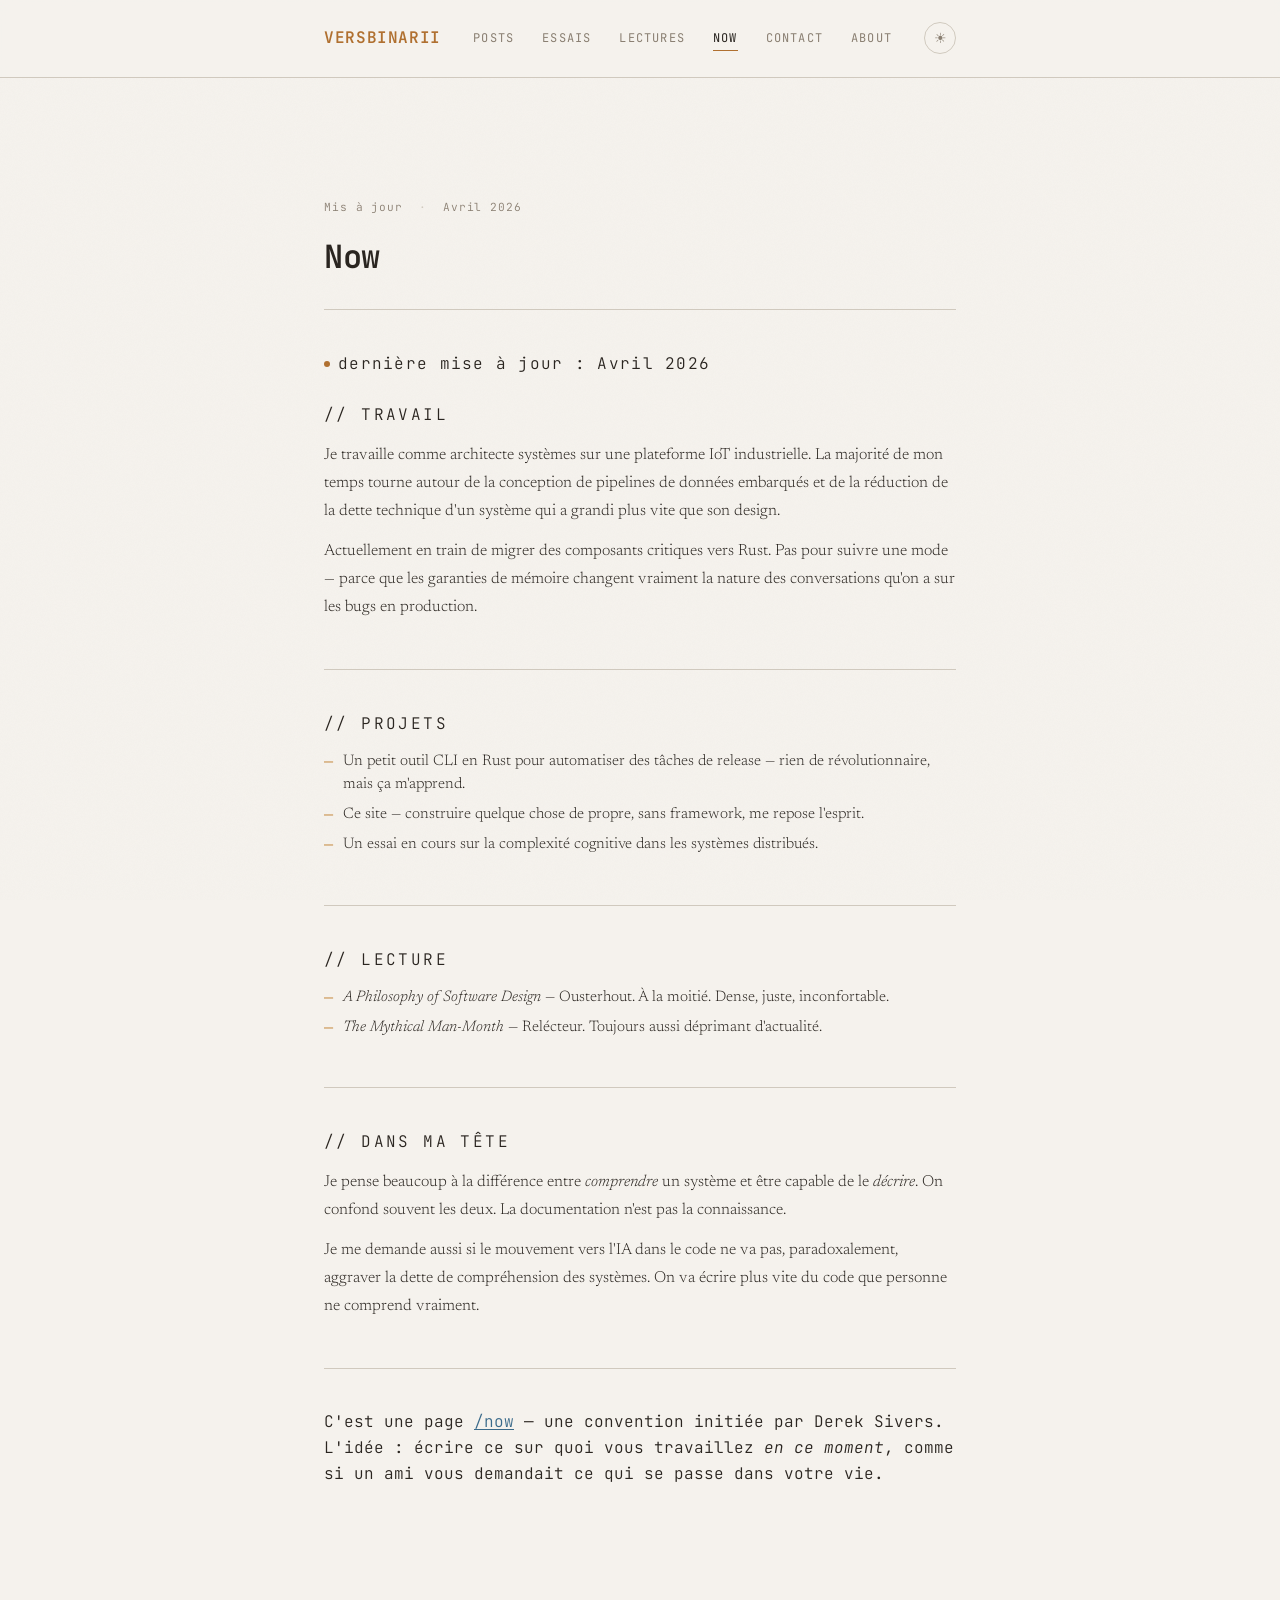
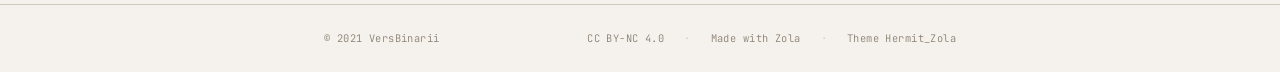
<file: now.html>
<!DOCTYPE html>
<html lang="fr" data-theme="dark">
<head>
  <meta charset="UTF-8" />
  <meta name="viewport" content="width=device-width, initial-scale=1.0" />
  <title>Now — VersBinarii</title>
  <meta name="description" content="Ce sur quoi je travaille, lis et pense en ce moment." />
  <meta name="author" content="Kris — VersBinarii" />
  <link rel="canonical" href="https://versbinarii.gitlab.io/blog/now" />
  <meta property="og:type"        content="website" />
  <meta property="og:url"         content="https://versbinarii.gitlab.io/blog/now" />
  <meta property="og:title"       content="Now — VersBinarii" />
  <meta property="og:description" content="Ce sur quoi je travaille, lis et pense en ce moment." />
  <meta name="twitter:card"  content="summary" />
  <meta name="twitter:title" content="Now — VersBinarii" />
  <link rel="icon" type="image/svg+xml" href="favicon.svg" />
  <link rel="stylesheet" href="style.css" />
  <script src="site.js"></script>
</head>
<body>
<div class="site-wrapper">

  <header class="site-header">
    <div class="container">
      <div class="header-inner">
        <a href="index.html" class="site-title">VersBinarii</a>
        <button class="nav-toggle" id="navToggle" aria-label="Ouvrir le menu">MENU</button>
        <nav class="site-nav" id="siteNav">
          <a href="posts.html">Posts</a>
          <a href="essays.html">Essais</a>
          <a href="reading.html">Lectures</a>
          <a href="now.html" class="active">Now</a>
          <a href="contact.html">Contact</a>
          <a href="about.html">About</a>
        </nav>
        <button class="theme-toggle" id="themeToggle" aria-label="Changer le thème">
          <span class="icon-moon">☽</span>
          <span class="icon-sun">☀</span>
        </button>
      </div>
    </div>
  </header>

  <main>
    <div class="container">

      <div class="article-header">
        <div class="article-meta">
          <span>Mis à jour</span>
          <span class="dot">·</span>
          <span id="nowDate">Avril 2026</span>
        </div>
        <h1>Now</h1>
      </div>

      <div class="article-body">

        <p class="now-updated" id="nowPulse">dernière mise à jour : Avril 2026</p>

        <!-- TRAVAIL -->
        <div class="now-section">
          <p class="now-section-label">// travail</p>
          <p>
            Je travaille comme architecte systèmes sur une plateforme IoT industrielle. La majorité de mon temps tourne autour de la conception de pipelines de données embarqués et de la réduction de la dette technique d'un système qui a grandi plus vite que son design.
          </p>
          <p>
            Actuellement en train de migrer des composants critiques vers Rust. Pas pour suivre une mode — parce que les garanties de mémoire changent vraiment la nature des conversations qu'on a sur les bugs en production.
          </p>
        </div>

        <hr class="now-divider" />

        <!-- PROJETS PERSO -->
        <div class="now-section">
          <p class="now-section-label">// projets</p>
          <ul>
            <li>Un petit outil CLI en Rust pour automatiser des tâches de release — rien de révolutionnaire, mais ça m'apprend.</li>
            <li>Ce site — construire quelque chose de propre, sans framework, me repose l'esprit.</li>
            <li>Un essai en cours sur la complexité cognitive dans les systèmes distribués.</li>
          </ul>
        </div>

        <hr class="now-divider" />

        <!-- LECTURE -->
        <div class="now-section">
          <p class="now-section-label">// lecture</p>
          <ul>
            <li><em>A Philosophy of Software Design</em> — Ousterhout. À la moitié. Dense, juste, inconfortable.</li>
            <li><em>The Mythical Man-Month</em> — Relécteur. Toujours aussi déprimant d'actualité.</li>
          </ul>
        </div>

        <hr class="now-divider" />

        <!-- RÉFLEXIONS -->
        <div class="now-section">
          <p class="now-section-label">// dans ma tête</p>
          <p>
            Je pense beaucoup à la différence entre <em>comprendre</em> un système et être capable de le <em>décrire</em>. On confond souvent les deux. La documentation n'est pas la connaissance.
          </p>
          <p>
            Je me demande aussi si le mouvement vers l'IA dans le code ne va pas, paradoxalement, aggraver la dette de compréhension des systèmes. On va écrire plus vite du code que personne ne comprend vraiment.
          </p>
        </div>

        <hr class="now-divider" />

        <p class="now-footer-note">
          C'est une page <a href="https://nownownow.com/about" target="_blank" rel="noopener">/now</a> — une convention initiée par Derek Sivers.
          L'idée : écrire ce sur quoi vous travaillez <em>en ce moment</em>, comme si un ami vous demandait ce qui se passe dans votre vie.
        </p>

      </div>
    </div>
  </main>

  <footer class="site-footer">
    <div class="container">
      <div class="footer-inner">
        <span>© 2021 <a href="index.html">VersBinarii</a></span>
        <div class="footer-right">
          <a href="https://creativecommons.org/licenses/by-nc/4.0/" target="_blank" rel="noopener">CC BY-NC 4.0</a>
          <span class="footer-sep">·</span>
          <span>Made with <a href="https://www.getzola.org" target="_blank" rel="noopener">Zola</a></span>
          <span class="footer-sep">·</span>
          <span>Theme <a href="https://github.com/VersBinarii/hermit_zola" target="_blank" rel="noopener">Hermit_Zola</a></span>
        </div>
      </div>
    </div>
  </footer>

</div>
</body>
</html>
</file>
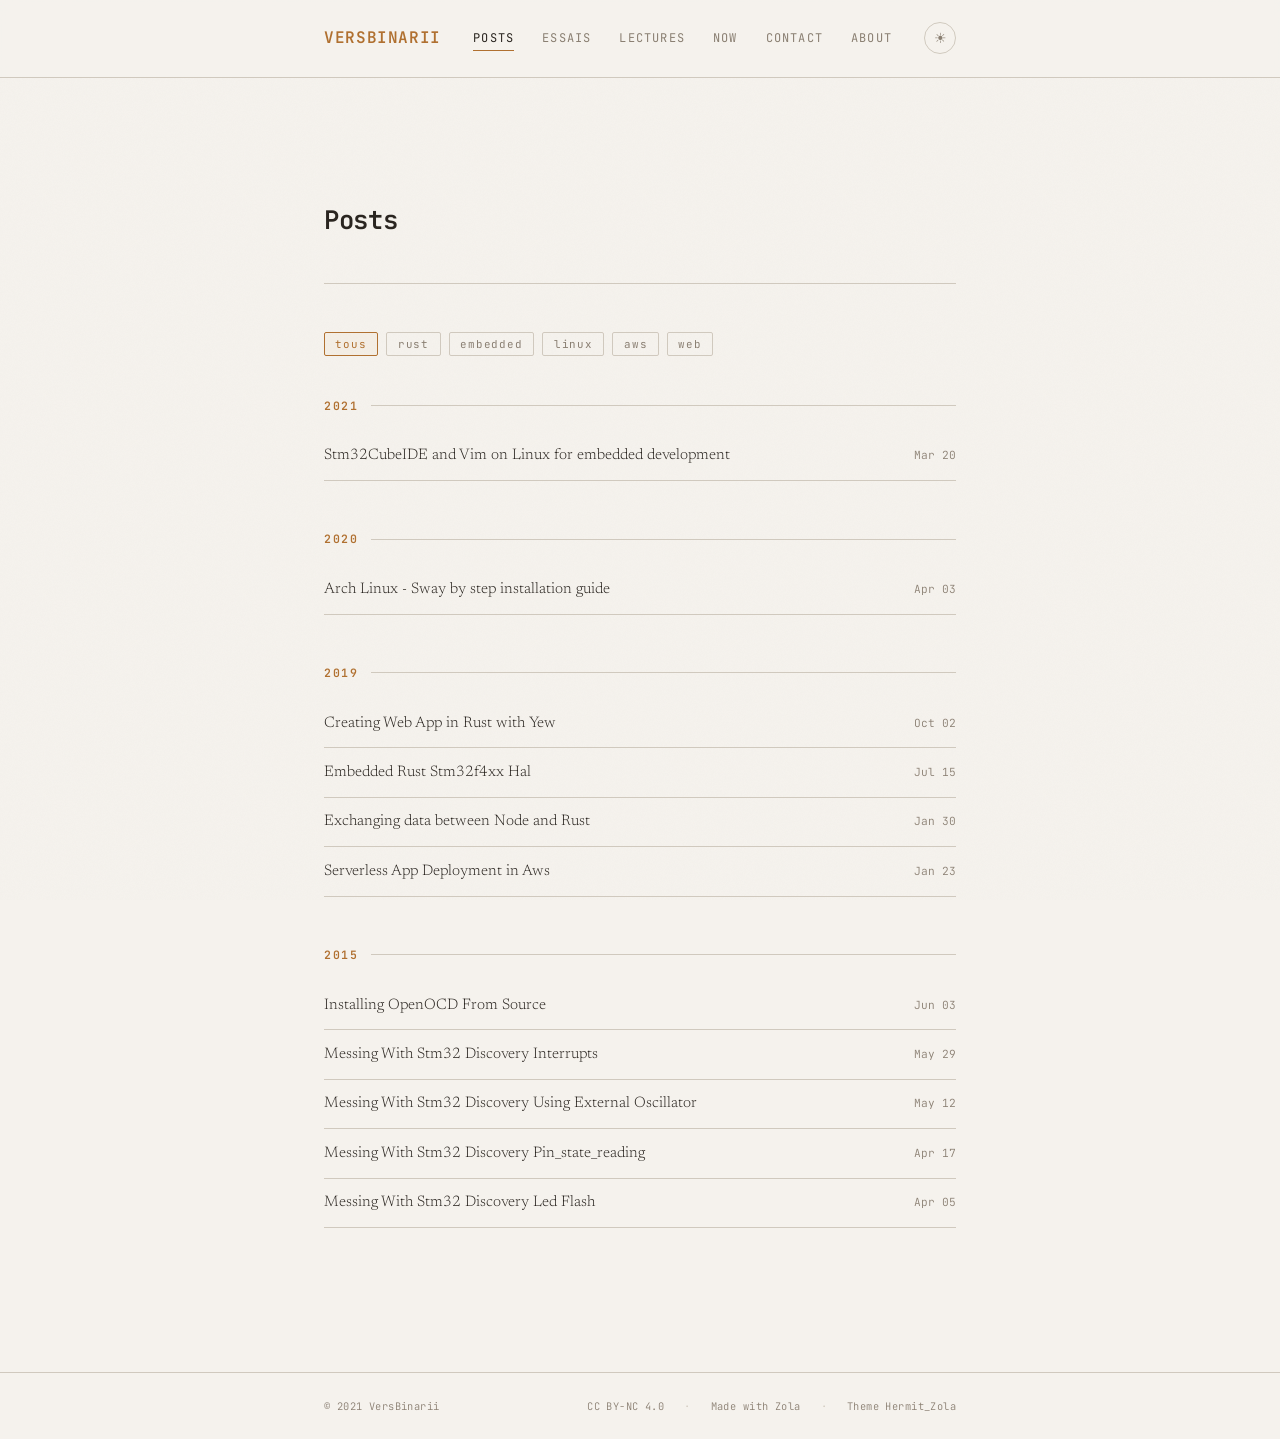
<file: posts.html>
<!DOCTYPE html>
<html lang="fr" data-theme="dark">
<head>
  <meta charset="UTF-8" />
  <meta name="viewport" content="width=device-width, initial-scale=1.0" />
  <title>Posts — VersBinarii</title>
  <meta name="description" content="Tous les articles techniques de VersBinarii : Rust, systèmes embarqués, Linux, AWS." />
  <meta name="author" content="Kris — VersBinarii" />
  <link rel="canonical" href="https://versbinarii.gitlab.io/blog/posts" />
  <meta property="og:type"        content="website" />
  <meta property="og:url"         content="https://versbinarii.gitlab.io/blog/posts" />
  <meta property="og:title"       content="Posts — VersBinarii" />
  <meta property="og:description" content="Articles techniques sur Rust, systèmes embarqués, Linux et AWS." />
  <meta name="twitter:card"  content="summary" />
  <meta name="twitter:title" content="Posts — VersBinarii" />
  <link rel="icon" type="image/svg+xml" href="favicon.svg" />
  <link rel="stylesheet" href="style.css" />
  <script src="site.js"></script>
</head>
<body>
<div class="site-wrapper">

  <header class="site-header">
    <div class="container">
      <div class="header-inner">
        <a href="index.html" class="site-title">VersBinarii</a>
        <button class="nav-toggle" id="navToggle" aria-label="Ouvrir le menu">MENU</button>
        <nav class="site-nav" id="siteNav">
          <a href="posts.html" class="active">Posts</a>
          <a href="essays.html">Essais</a>
          <a href="reading.html">Lectures</a>
          <a href="now.html">Now</a>
          <a href="contact.html">Contact</a>
          <a href="about.html">About</a>
        </nav>
        <button class="theme-toggle" id="themeToggle" aria-label="Changer le thème">
          <span class="icon-moon">☽</span>
          <span class="icon-sun">☀</span>
        </button>
      </div>
    </div>
  </header>

  <main>
    <div class="container">
      <div class="page-header">
        <h1>Posts</h1>
      </div>

      <!-- TAG FILTER -->
      <div class="tag-filter" id="tagFilter" role="group" aria-label="Filtrer par tag">
        <button class="tag-btn active" data-tag="all">tous</button>
        <button class="tag-btn" data-tag="rust">rust</button>
        <button class="tag-btn" data-tag="embedded">embedded</button>
        <button class="tag-btn" data-tag="linux">linux</button>
        <button class="tag-btn" data-tag="aws">aws</button>
        <button class="tag-btn" data-tag="web">web</button>
      </div>

      <div id="postGroups">

        <div class="year-group" data-year="2021">
          <p class="year-label">2021</p>
          <ul class="post-list">
            <li data-tags="embedded linux">
              <a href="#" class="post-link">
                <span class="post-title">Stm32CubeIDE and Vim on Linux for embedded development</span>
                <span class="post-date">Mar 20</span>
              </a>
            </li>
          </ul>
        </div>

        <div class="year-group" data-year="2020">
          <p class="year-label">2020</p>
          <ul class="post-list">
            <li data-tags="linux">
              <a href="#" class="post-link">
                <span class="post-title">Arch Linux - Sway by step installation guide</span>
                <span class="post-date">Apr 03</span>
              </a>
            </li>
          </ul>
        </div>

        <div class="year-group" data-year="2019">
          <p class="year-label">2019</p>
          <ul class="post-list">
            <li data-tags="rust web">
              <a href="#" class="post-link">
                <span class="post-title">Creating Web App in Rust with Yew</span>
                <span class="post-date">Oct 02</span>
              </a>
            </li>
            <li data-tags="rust embedded">
              <a href="#" class="post-link">
                <span class="post-title">Embedded Rust Stm32f4xx Hal</span>
                <span class="post-date">Jul 15</span>
              </a>
            </li>
            <li data-tags="rust web">
              <a href="#" class="post-link">
                <span class="post-title">Exchanging data between Node and Rust</span>
                <span class="post-date">Jan 30</span>
              </a>
            </li>
            <li data-tags="aws web">
              <a href="#" class="post-link">
                <span class="post-title">Serverless App Deployment in Aws</span>
                <span class="post-date">Jan 23</span>
              </a>
            </li>
          </ul>
        </div>

        <div class="year-group" data-year="2015">
          <p class="year-label">2015</p>
          <ul class="post-list">
            <li data-tags="embedded linux">
              <a href="#" class="post-link">
                <span class="post-title">Installing OpenOCD From Source</span>
                <span class="post-date">Jun 03</span>
              </a>
            </li>
            <li data-tags="embedded">
              <a href="#" class="post-link">
                <span class="post-title">Messing With Stm32 Discovery Interrupts</span>
                <span class="post-date">May 29</span>
              </a>
            </li>
            <li data-tags="embedded">
              <a href="#" class="post-link">
                <span class="post-title">Messing With Stm32 Discovery Using External Oscillator</span>
                <span class="post-date">May 12</span>
              </a>
            </li>
            <li data-tags="embedded">
              <a href="#" class="post-link">
                <span class="post-title">Messing With Stm32 Discovery Pin_state_reading</span>
                <span class="post-date">Apr 17</span>
              </a>
            </li>
            <li data-tags="embedded">
              <a href="#" class="post-link">
                <span class="post-title">Messing With Stm32 Discovery Led Flash</span>
                <span class="post-date">Apr 05</span>
              </a>
            </li>
          </ul>
        </div>

      </div><!-- /postGroups -->

      <p id="noResults" style="display:none; font-family:var(--mono); font-size:0.8rem; color:var(--text-muted); padding: 2rem 0;">
        Aucun post pour ce tag.
      </p>

    </div>
  </main>

  <footer class="site-footer">
    <div class="container">
      <div class="footer-inner">
        <span>© 2021 <a href="index.html">VersBinarii</a></span>
        <div class="footer-right">
          <a href="https://creativecommons.org/licenses/by-nc/4.0/" target="_blank" rel="noopener">CC BY-NC 4.0</a>
          <span class="footer-sep">·</span>
          <span>Made with <a href="https://www.getzola.org" target="_blank" rel="noopener">Zola</a></span>
          <span class="footer-sep">·</span>
          <span>Theme <a href="https://github.com/VersBinarii/hermit_zola" target="_blank" rel="noopener">Hermit_Zola</a></span>
        </div>
      </div>
    </div>
  </footer>

</div>
<script>
  var filterBtns = document.querySelectorAll('.tag-btn');
  var allItems   = document.querySelectorAll('#postGroups .post-list li');
  var groups     = document.querySelectorAll('#postGroups .year-group');
  var noResults  = document.getElementById('noResults');

  filterBtns.forEach(function(btn) {
    btn.addEventListener('click', function() {
      var tag = this.dataset.tag;
      filterBtns.forEach(function(b) { b.classList.remove('active'); });
      this.classList.add('active');

      var totalVisible = 0;

      groups.forEach(function(group) {
        var items   = group.querySelectorAll('.post-list li');
        var visible = 0;

        items.forEach(function(item) {
          var tags = item.dataset.tags || '';
          var show = tag === 'all' || tags.split(' ').indexOf(tag) !== -1;
          item.hidden = !show;
          if (show) visible++;
        });

        /* hide whole year group if nothing visible */
        group.hidden = visible === 0;
        totalVisible += visible;
      });

      noResults.style.display = totalVisible === 0 ? 'block' : 'none';
    });
  });
</script>
</body>
</html>
</file>
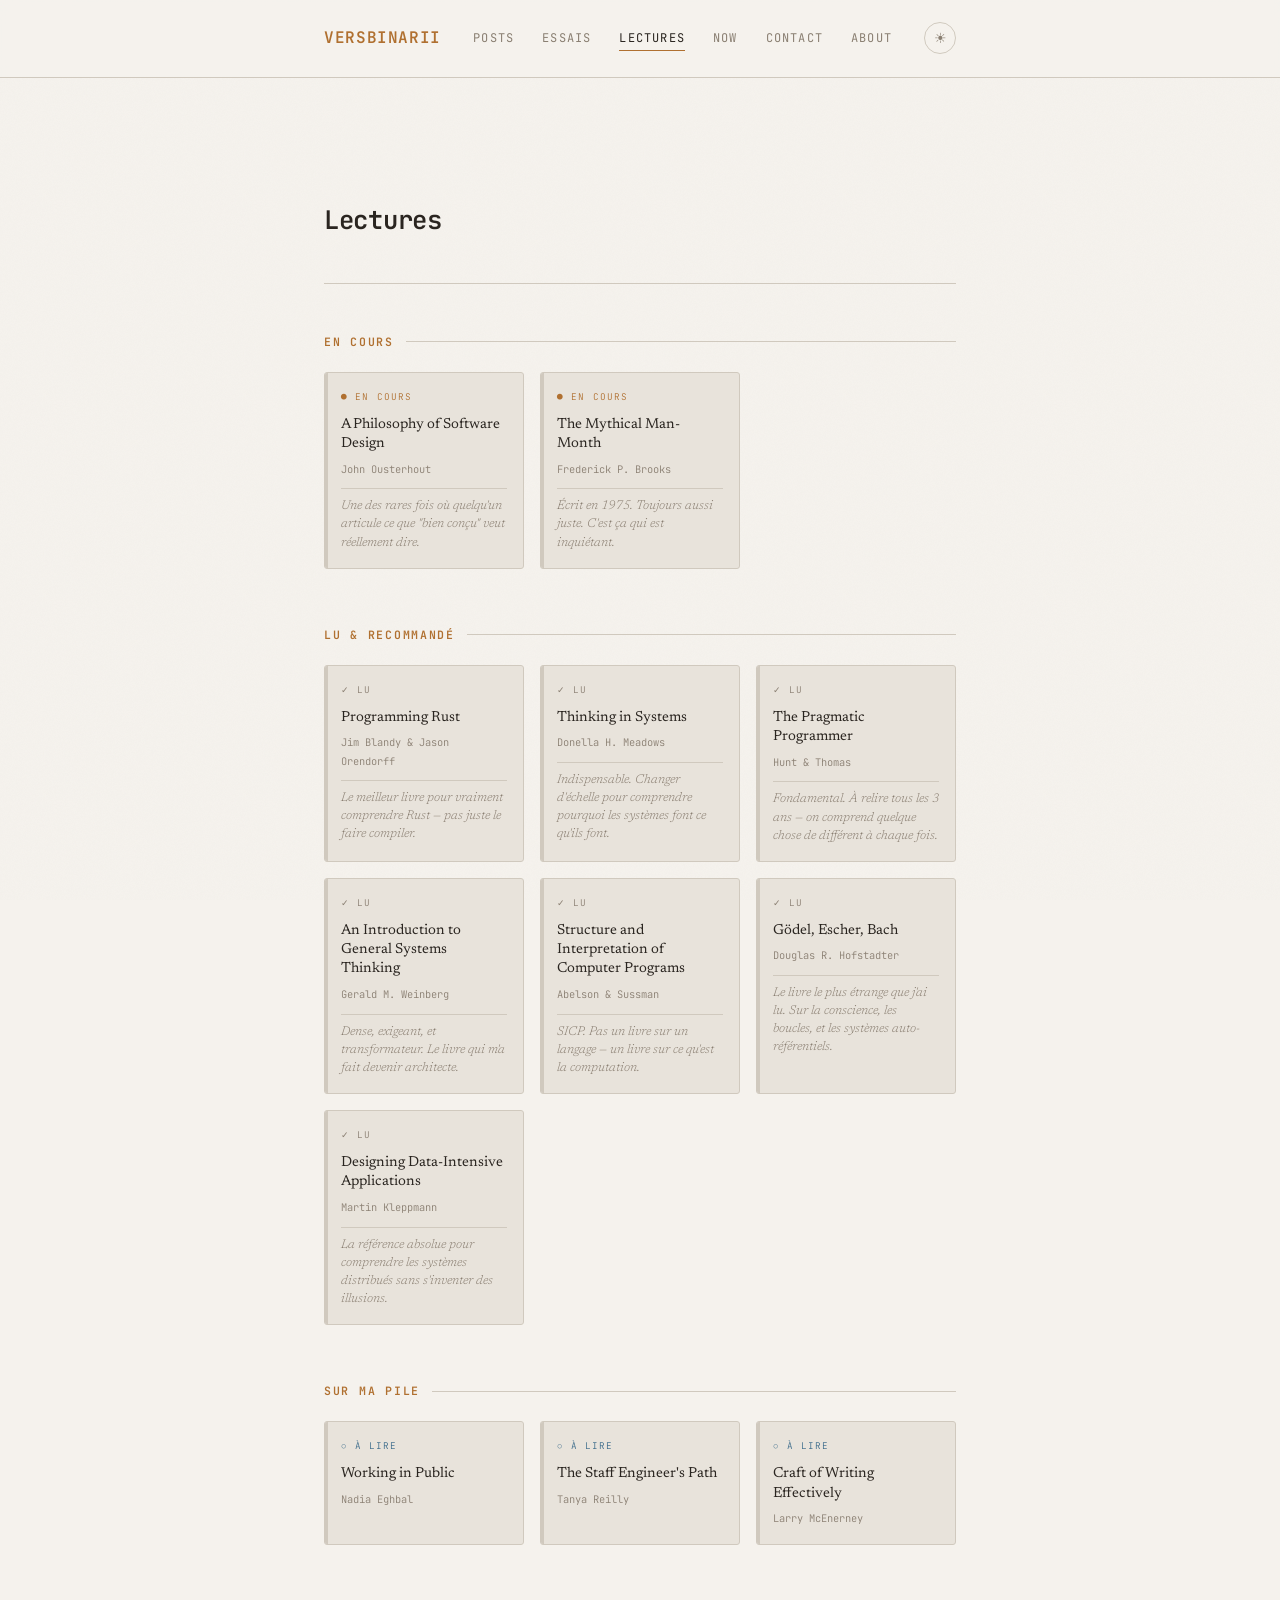
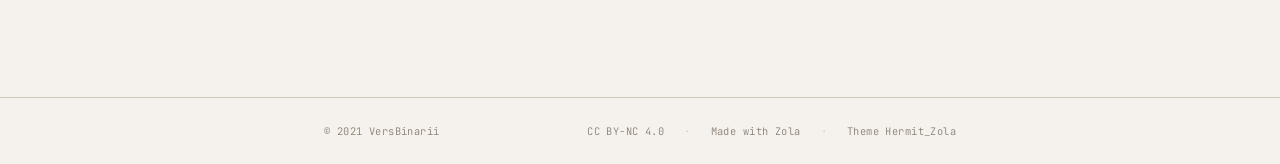
<file: reading.html>
<!DOCTYPE html>
<html lang="fr" data-theme="dark">
<head>
  <meta charset="UTF-8" />
  <meta name="viewport" content="width=device-width, initial-scale=1.0" />
  <title>Lectures — VersBinarii</title>
  <meta name="description" content="Les livres qui ont façonné ma façon de penser la tech, les systèmes et le software." />
  <meta name="author" content="Kris — VersBinarii" />
  <link rel="canonical" href="https://versbinarii.gitlab.io/blog/reading" />
  <meta property="og:type"        content="website" />
  <meta property="og:url"         content="https://versbinarii.gitlab.io/blog/reading" />
  <meta property="og:title"       content="Lectures — VersBinarii" />
  <meta property="og:description" content="Les livres qui ont façonné ma façon de penser la tech et les systèmes." />
  <meta name="twitter:card"  content="summary" />
  <meta name="twitter:title" content="Lectures — VersBinarii" />
  <link rel="icon" type="image/svg+xml" href="favicon.svg" />
  <link rel="stylesheet" href="style.css" />
  <script src="site.js"></script>
</head>
<body>
<div class="site-wrapper">

  <header class="site-header">
    <div class="container">
      <div class="header-inner">
        <a href="index.html" class="site-title">VersBinarii</a>
        <button class="nav-toggle" id="navToggle" aria-label="Ouvrir le menu">MENU</button>
        <nav class="site-nav" id="siteNav">
          <a href="posts.html">Posts</a>
          <a href="essays.html">Essais</a>
          <a href="reading.html" class="active">Lectures</a>
          <a href="now.html">Now</a>
          <a href="contact.html">Contact</a>
          <a href="about.html">About</a>
        </nav>
        <button class="theme-toggle" id="themeToggle" aria-label="Changer le thème">
          <span class="icon-moon">☽</span>
          <span class="icon-sun">☀</span>
        </button>
      </div>
    </div>
  </header>

  <main>
    <div class="container">

      <div class="page-header">
        <h1>Lectures</h1>
      </div>

      <!-- EN COURS -->
      <section class="reading-section">
        <h2 class="reading-section-title">En cours</h2>
        <div class="reading-grid">

          <a href="#" class="book-card">
            <span class="book-status reading">● en cours</span>
            <span class="book-title">A Philosophy of Software Design</span>
            <span class="book-author">John Ousterhout</span>
            <p class="book-note">Une des rares fois où quelqu'un articule ce que "bien conçu" veut réellement dire.</p>
          </a>

          <a href="#" class="book-card">
            <span class="book-status reading">● en cours</span>
            <span class="book-title">The Mythical Man-Month</span>
            <span class="book-author">Frederick P. Brooks</span>
            <p class="book-note">Écrit en 1975. Toujours aussi juste. C'est ça qui est inquiétant.</p>
          </a>

        </div>
      </section>

      <!-- LU -->
      <section class="reading-section">
        <h2 class="reading-section-title">Lu &amp; recommandé</h2>
        <div class="reading-grid">

          <a href="#" class="book-card">
            <span class="book-status read">✓ lu</span>
            <span class="book-title">Programming Rust</span>
            <span class="book-author">Jim Blandy &amp; Jason Orendorff</span>
            <p class="book-note">Le meilleur livre pour vraiment comprendre Rust — pas juste le faire compiler.</p>
          </a>

          <a href="#" class="book-card">
            <span class="book-status read">✓ lu</span>
            <span class="book-title">Thinking in Systems</span>
            <span class="book-author">Donella H. Meadows</span>
            <p class="book-note">Indispensable. Changer d'échelle pour comprendre pourquoi les systèmes font ce qu'ils font.</p>
          </a>

          <a href="#" class="book-card">
            <span class="book-status read">✓ lu</span>
            <span class="book-title">The Pragmatic Programmer</span>
            <span class="book-author">Hunt &amp; Thomas</span>
            <p class="book-note">Fondamental. À relire tous les 3 ans — on comprend quelque chose de différent à chaque fois.</p>
          </a>

          <a href="#" class="book-card">
            <span class="book-status read">✓ lu</span>
            <span class="book-title">An Introduction to General Systems Thinking</span>
            <span class="book-author">Gerald M. Weinberg</span>
            <p class="book-note">Dense, exigeant, et transformateur. Le livre qui m'a fait devenir architecte.</p>
          </a>

          <a href="#" class="book-card">
            <span class="book-status read">✓ lu</span>
            <span class="book-title">Structure and Interpretation of Computer Programs</span>
            <span class="book-author">Abelson &amp; Sussman</span>
            <p class="book-note">SICP. Pas un livre sur un langage — un livre sur ce qu'est la computation.</p>
          </a>

          <a href="#" class="book-card">
            <span class="book-status read">✓ lu</span>
            <span class="book-title">Gödel, Escher, Bach</span>
            <span class="book-author">Douglas R. Hofstadter</span>
            <p class="book-note">Le livre le plus étrange que j'ai lu. Sur la conscience, les boucles, et les systèmes auto-référentiels.</p>
          </a>

          <a href="#" class="book-card">
            <span class="book-status read">✓ lu</span>
            <span class="book-title">Designing Data-Intensive Applications</span>
            <span class="book-author">Martin Kleppmann</span>
            <p class="book-note">La référence absolue pour comprendre les systèmes distribués sans s'inventer des illusions.</p>
          </a>

        </div>
      </section>

      <!-- LISTE DE SOUHAITS -->
      <section class="reading-section">
        <h2 class="reading-section-title">Sur ma pile</h2>
        <div class="reading-grid">

          <a href="#" class="book-card">
            <span class="book-status wishlist">○ à lire</span>
            <span class="book-title">Working in Public</span>
            <span class="book-author">Nadia Eghbal</span>
          </a>

          <a href="#" class="book-card">
            <span class="book-status wishlist">○ à lire</span>
            <span class="book-title">The Staff Engineer's Path</span>
            <span class="book-author">Tanya Reilly</span>
          </a>

          <a href="#" class="book-card">
            <span class="book-status wishlist">○ à lire</span>
            <span class="book-title">Craft of Writing Effectively</span>
            <span class="book-author">Larry McEnerney</span>
          </a>

        </div>
      </section>

    </div>
  </main>

  <footer class="site-footer">
    <div class="container">
      <div class="footer-inner">
        <span>© 2021 <a href="index.html">VersBinarii</a></span>
        <div class="footer-right">
          <a href="https://creativecommons.org/licenses/by-nc/4.0/" target="_blank" rel="noopener">CC BY-NC 4.0</a>
          <span class="footer-sep">·</span>
          <span>Made with <a href="https://www.getzola.org" target="_blank" rel="noopener">Zola</a></span>
          <span class="footer-sep">·</span>
          <span>Theme <a href="https://github.com/VersBinarii/hermit_zola" target="_blank" rel="noopener">Hermit_Zola</a></span>
        </div>
      </div>
    </div>
  </footer>

</div>
</body>
</html>
</file>
<file: style.css>
/* ===========================
   VersBinarii — Static Design
   Dark terminal-inspired blog
   =========================== */

@import url('https://fonts.googleapis.com/css2?family=JetBrains+Mono:wght@300;400;600&family=Newsreader:ital,wght@0,300;0,400;1,300&display=swap');

:root {
  /* ── Dark theme (default) ── */
  --bg:          #1a1a1a;
  --bg-secondary:#222222;
  --surface:     #2a2a2a;
  --border:      #333333;
  --text:        #d4d0c8;
  --text-muted:  #7a7a7a;
  --accent:      #e8b86d;
  --accent-dim:  #a07840;
  --link:        #8ab4d4;
  --link-hover:  #b8d4ec;
  --danger:      #c47070;
  --header-bg:   rgba(26, 26, 26, 0.92);
  --mono:        'JetBrains Mono', 'Courier New', monospace;
  --serif:       'Newsreader', Georgia, serif;
  --max-w:       680px;
  --radius:      3px;
}

/* ── Light theme ── */
[data-theme="light"] {
  --bg:          #f5f2ed;
  --bg-secondary:#ede9e2;
  --surface:     #e8e3db;
  --border:      #d0c9be;
  --text:        #2a2520;
  --text-muted:  #8a7f72;
  --accent:      #b07030;
  --accent-dim:  #c8904a;
  --link:        #3a6a8a;
  --link-hover:  #2a5070;
  --danger:      #a04040;
  --header-bg:   rgba(245, 242, 237, 0.92);
}

*, *::before, *::after { box-sizing: border-box; margin: 0; padding: 0; }

html {
  font-size: 16px;
  scroll-behavior: smooth;
}

body {
  background-color: var(--bg);
  color: var(--text);
  font-family: var(--serif);
  font-weight: 300;
  line-height: 1.75;
  min-height: 100vh;
  display: flex;
  flex-direction: column;
  -webkit-font-smoothing: antialiased;
  transition: background-color 0.25s ease, color 0.25s ease;
}

/* ── NOISE OVERLAY ── */
body::before {
  content: '';
  position: fixed;
  inset: 0;
  background-image: url("data:image/svg+xml,%3Csvg xmlns='http://www.w3.org/2000/svg' width='200' height='200'%3E%3Cfilter id='n'%3E%3CfeTurbulence type='fractalNoise' baseFrequency='0.9' numOctaves='4' stitchTiles='stitch'/%3E%3C/filter%3E%3Crect width='200' height='200' filter='url(%23n)' opacity='0.035'/%3E%3C/svg%3E");
  pointer-events: none;
  z-index: 0;
  opacity: 0.6;
}

/* ── LAYOUT ── */
.site-wrapper {
  position: relative;
  z-index: 1;
  display: flex;
  flex-direction: column;
  min-height: 100vh;
}

.container {
  width: 100%;
  max-width: var(--max-w);
  margin: 0 auto;
  padding: 0 1.5rem;
}

main {
  flex: 1;
  padding: 4rem 0 6rem;
}

/* ── HEADER ── */
.site-header {
  border-bottom: 1px solid var(--border);
  padding: 1.4rem 0;
  position: sticky;
  top: 0;
  background-color: var(--header-bg);
  backdrop-filter: blur(8px);
  -webkit-backdrop-filter: blur(8px);
  z-index: 100;
}

.header-inner {
  display: flex;
  align-items: center;
  justify-content: space-between;
  gap: 1rem;
}

.site-title {
  font-family: var(--mono);
  font-size: 1rem;
  font-weight: 600;
  letter-spacing: 0.04em;
  text-transform: uppercase;
  color: var(--accent);
  text-decoration: none;
  transition: opacity 0.2s;
}

.site-title:hover { opacity: 0.75; }

/* ── NAV ── */
.site-nav {
  display: flex;
  gap: 1.75rem;
  align-items: center;
}

.site-nav a {
  font-family: var(--mono);
  font-size: 0.75rem;
  font-weight: 400;
  letter-spacing: 0.1em;
  text-transform: uppercase;
  color: var(--text-muted);
  text-decoration: none;
  transition: color 0.2s;
  position: relative;
}

.site-nav a::after {
  content: '';
  position: absolute;
  bottom: -2px;
  left: 0;
  width: 0;
  height: 1px;
  background: var(--accent);
  transition: width 0.25s ease;
}

.site-nav a:hover,
.site-nav a.active {
  color: var(--text);
}

.site-nav a:hover::after,
.site-nav a.active::after {
  width: 100%;
}

/* ── HAMBURGER (mobile) ── */
.nav-toggle {
  display: none;
  background: none;
  border: 1px solid var(--border);
  color: var(--text-muted);
  cursor: pointer;
  padding: 0.3rem 0.5rem;
  font-family: var(--mono);
  font-size: 0.7rem;
  letter-spacing: 0.05em;
  border-radius: var(--radius);
  transition: border-color 0.2s, color 0.2s;
}
.nav-toggle:hover { border-color: var(--accent); color: var(--accent); }

/* ── HERO (home) ── */
.hero {
  padding: 7rem 0 6rem;
  position: relative;
}

.hero-label {
  font-family: var(--mono);
  font-size: 0.7rem;
  letter-spacing: 0.18em;
  text-transform: uppercase;
  color: var(--accent-dim);
  margin-bottom: 1.25rem;
  display: flex;
  align-items: center;
  gap: 0.6rem;
}

.hero-label::before {
  content: '';
  display: inline-block;
  width: 24px;
  height: 1px;
  background: var(--accent-dim);
}

.hero h1 {
  font-family: var(--mono);
  font-size: clamp(2rem, 6vw, 3.25rem);
  font-weight: 600;
  color: var(--text);
  letter-spacing: -0.02em;
  line-height: 1.15;
  margin-bottom: 1.5rem;
}

.hero h1 span {
  color: var(--accent);
}

.hero-tagline {
  font-size: 1.1rem;
  color: var(--text-muted);
  font-style: italic;
  max-width: 480px;
  line-height: 1.6;
}

.hero-cursor {
  display: inline-block;
  width: 2px;
  height: 1.1em;
  background: var(--accent);
  margin-left: 2px;
  vertical-align: middle;
  animation: blink 1.1s step-end infinite;
}

@keyframes blink {
  0%, 100% { opacity: 1; }
  50%       { opacity: 0; }
}

/* ── PAGE HEADER ── */
.page-header {
  padding: 3.5rem 0 2.5rem;
  border-bottom: 1px solid var(--border);
  margin-bottom: 3rem;
}

.page-header h1 {
  font-family: var(--mono);
  font-size: 1.6rem;
  font-weight: 600;
  color: var(--text);
  letter-spacing: -0.01em;
}

/* ── POSTS LIST ── */
.year-group {
  margin-bottom: 3rem;
}

.year-label {
  font-family: var(--mono);
  font-size: 0.72rem;
  font-weight: 600;
  letter-spacing: 0.15em;
  text-transform: uppercase;
  color: var(--accent);
  margin-bottom: 1rem;
  display: flex;
  align-items: center;
  gap: 0.75rem;
}

.year-label::after {
  content: '';
  flex: 1;
  height: 1px;
  background: var(--border);
}

.post-list {
  list-style: none;
}

.post-list li {
  border-bottom: 1px solid var(--border);
  opacity: 0;
  transform: translateY(6px);
  animation: fadeUp 0.4s ease forwards;
}

.post-list li:nth-child(1)  { animation-delay: 0.05s; }
.post-list li:nth-child(2)  { animation-delay: 0.10s; }
.post-list li:nth-child(3)  { animation-delay: 0.15s; }
.post-list li:nth-child(4)  { animation-delay: 0.20s; }
.post-list li:nth-child(5)  { animation-delay: 0.25s; }
.post-list li:nth-child(6)  { animation-delay: 0.30s; }

@keyframes fadeUp {
  to { opacity: 1; transform: translateY(0); }
}

.post-link {
  display: flex;
  justify-content: space-between;
  align-items: baseline;
  gap: 1rem;
  padding: 0.85rem 0;
  text-decoration: none;
  color: var(--text);
  transition: color 0.2s;
}

.post-link:hover { color: var(--link-hover); }

.post-link:hover .post-title::before {
  opacity: 1;
  transform: translateX(0);
}

.post-title {
  font-size: 0.95rem;
  font-family: var(--serif);
  font-weight: 300;
  line-height: 1.4;
  position: relative;
  padding-left: 0;
  transition: padding-left 0.2s;
}

.post-link:hover .post-title {
  padding-left: 0.85rem;
}

.post-title::before {
  content: '›';
  position: absolute;
  left: 0;
  color: var(--accent);
  opacity: 0;
  transform: translateX(-4px);
  transition: opacity 0.2s, transform 0.2s;
  font-style: normal;
}

.post-date {
  font-family: var(--mono);
  font-size: 0.7rem;
  color: var(--text-muted);
  white-space: nowrap;
  flex-shrink: 0;
}

/* ── ARTICLE ── */
.article-header {
  padding: 3.5rem 0 2rem;
}

.article-meta {
  font-family: var(--mono);
  font-size: 0.7rem;
  letter-spacing: 0.08em;
  color: var(--text-muted);
  margin-bottom: 1.25rem;
  display: flex;
  gap: 1rem;
  align-items: center;
  flex-wrap: wrap;
}

.article-meta .dot { color: var(--border); }

.article-header h1 {
  font-family: var(--mono);
  font-size: clamp(1.4rem, 4vw, 2rem);
  font-weight: 600;
  color: var(--text);
  line-height: 1.25;
  letter-spacing: -0.015em;
}

.article-body {
  padding-top: 2.5rem;
  border-top: 1px solid var(--border);
}

.article-body p {
  margin-bottom: 1.4rem;
  font-size: 1rem;
  color: var(--text);
}

.article-body h2 {
  font-family: var(--mono);
  font-size: 1rem;
  font-weight: 600;
  color: var(--accent);
  margin: 2.5rem 0 1rem;
  letter-spacing: 0.04em;
}

.article-body a {
  color: var(--link);
  text-decoration: underline;
  text-underline-offset: 3px;
}
.article-body a:hover { color: var(--link-hover); }

.article-body hr {
  border: none;
  border-top: 1px solid var(--border);
  margin: 2.5rem 0;
}

.word-count {
  font-family: var(--mono);
  font-size: 0.65rem;
  color: var(--text-muted);
  border-top: 1px solid var(--border);
  padding-top: 1.5rem;
  margin-top: 3rem;
}

/* ── FOOTER ── */
.site-footer {
  border-top: 1px solid var(--border);
  padding: 1.5rem 0;
  margin-top: auto;
}

.footer-inner {
  display: flex;
  justify-content: space-between;
  align-items: center;
  flex-wrap: wrap;
  gap: 0.75rem;
  font-family: var(--mono);
  font-size: 0.65rem;
  letter-spacing: 0.04em;
  color: var(--text-muted);
}

.footer-inner a {
  color: var(--text-muted);
  text-decoration: none;
  transition: color 0.2s;
}
.footer-inner a:hover { color: var(--accent); }

.footer-right {
  display: flex;
  gap: 1.25rem;
  align-items: center;
}

.footer-sep { color: var(--border); }

/* ── ESSAYS LIST ── */
.essay-list {
  list-style: none;
}

.essay-item {
  border-bottom: 1px solid var(--border);
  padding: 1.5rem 0;
  opacity: 0;
  transform: translateY(6px);
  animation: fadeUp 0.4s ease forwards;
}

.essay-item:nth-child(1) { animation-delay: 0.05s; }
.essay-item:nth-child(2) { animation-delay: 0.10s; }
.essay-item:nth-child(3) { animation-delay: 0.15s; }
.essay-item:nth-child(4) { animation-delay: 0.20s; }

.essay-item:first-child { padding-top: 0; }

.essay-link {
  text-decoration: none;
  display: block;
  transition: color 0.2s;
  color: inherit;
}

.essay-link:hover .essay-title {
  color: var(--link-hover);
}

.essay-link:hover .essay-arrow {
  transform: translateX(4px);
  color: var(--accent);
}

.essay-top {
  display: flex;
  justify-content: space-between;
  align-items: flex-start;
  gap: 1rem;
  margin-bottom: 0.4rem;
}

.essay-title {
  font-family: var(--serif);
  font-size: 1.05rem;
  font-weight: 300;
  color: var(--text);
  line-height: 1.35;
  transition: color 0.2s;
}

.essay-arrow {
  font-family: var(--mono);
  color: var(--text-muted);
  font-size: 0.85rem;
  flex-shrink: 0;
  transition: transform 0.2s, color 0.2s;
}

.essay-meta {
  display: flex;
  gap: 1rem;
  align-items: center;
  font-family: var(--mono);
  font-size: 0.68rem;
  color: var(--text-muted);
  margin-bottom: 0.55rem;
}

.essay-tag {
  background: var(--surface);
  border: 1px solid var(--border);
  padding: 0.1rem 0.45rem;
  border-radius: var(--radius);
  color: var(--accent-dim);
  letter-spacing: 0.06em;
}

.essay-excerpt {
  font-size: 0.88rem;
  color: var(--text-muted);
  line-height: 1.55;
  font-style: italic;
}

/* ── CONTACT FORM ── */
.contact-intro {
  font-size: 0.95rem;
  color: var(--text-muted);
  font-style: italic;
  margin-bottom: 2.5rem;
  line-height: 1.65;
}

.contact-intro strong {
  color: var(--accent);
  font-style: normal;
  font-weight: 400;
}

.contact-form {
  display: flex;
  flex-direction: column;
  gap: 1.5rem;
}

.form-group {
  display: flex;
  flex-direction: column;
  gap: 0.4rem;
}

.form-label {
  font-family: var(--mono);
  font-size: 0.68rem;
  letter-spacing: 0.12em;
  text-transform: uppercase;
  color: var(--text-muted);
  display: flex;
  align-items: center;
  gap: 0.4rem;
}

.form-label .required {
  color: var(--accent);
}

.form-input,
.form-textarea {
  background: var(--surface);
  border: 1px solid var(--border);
  border-radius: var(--radius);
  color: var(--text);
  font-family: var(--serif);
  font-size: 0.95rem;
  font-weight: 300;
  padding: 0.7rem 0.9rem;
  transition: border-color 0.2s, box-shadow 0.2s;
  outline: none;
  width: 100%;
  -webkit-appearance: none;
}

.form-input::placeholder,
.form-textarea::placeholder {
  color: var(--text-muted);
  font-style: italic;
  opacity: 0.6;
}

.form-input:focus,
.form-textarea:focus {
  border-color: var(--accent-dim);
  box-shadow: 0 0 0 3px rgba(232, 184, 109, 0.08);
}

.form-input:focus + .input-line,
.form-textarea:focus + .input-line {
  width: 100%;
}

.form-textarea {
  resize: vertical;
  min-height: 160px;
  line-height: 1.65;
}

.form-hint {
  font-family: var(--mono);
  font-size: 0.62rem;
  color: var(--text-muted);
  letter-spacing: 0.04em;
}

.form-row {
  display: grid;
  grid-template-columns: 1fr 1fr;
  gap: 1rem;
}

.form-submit-row {
  display: flex;
  align-items: center;
  justify-content: space-between;
  gap: 1rem;
  flex-wrap: wrap;
}

.form-target {
  font-family: var(--mono);
  font-size: 0.68rem;
  color: var(--text-muted);
  display: flex;
  align-items: center;
  gap: 0.5rem;
}

.form-target::before {
  content: '→';
  color: var(--accent-dim);
}

.btn-submit {
  font-family: var(--mono);
  font-size: 0.75rem;
  font-weight: 600;
  letter-spacing: 0.1em;
  text-transform: uppercase;
  color: var(--bg);
  background: var(--accent);
  border: none;
  border-radius: var(--radius);
  padding: 0.65rem 1.6rem;
  cursor: pointer;
  transition: background 0.2s, transform 0.15s;
  position: relative;
  overflow: hidden;
}

.btn-submit:hover {
  background: var(--link-hover);
  transform: translateY(-1px);
}

.btn-submit:active {
  transform: translateY(0);
}

/* success / error states */
.form-status {
  display: none;
  font-family: var(--mono);
  font-size: 0.72rem;
  letter-spacing: 0.06em;
  padding: 0.75rem 1rem;
  border-radius: var(--radius);
  border-left: 3px solid;
  margin-top: 0.5rem;
}

.form-status.success {
  display: block;
  background: rgba(100, 180, 100, 0.07);
  border-color: #6aab6a;
  color: #6aab6a;
}

.form-status.error {
  display: block;
  background: rgba(196, 112, 112, 0.07);
  border-color: var(--danger);
  color: var(--danger);
}

/* ── THEME TOGGLE ── */
.theme-toggle {
  background: none;
  border: 1px solid var(--border);
  color: var(--text-muted);
  cursor: pointer;
  width: 2rem;
  height: 2rem;
  border-radius: 50%;
  display: flex;
  align-items: center;
  justify-content: center;
  font-size: 0.85rem;
  transition: border-color 0.2s, color 0.2s, transform 0.3s ease;
  flex-shrink: 0;
}

.theme-toggle:hover {
  border-color: var(--accent);
  color: var(--accent);
  transform: rotate(20deg);
}

.theme-toggle .icon-sun  { display: none; }
.theme-toggle .icon-moon { display: block; }

[data-theme="light"] .theme-toggle .icon-sun  { display: block; }
[data-theme="light"] .theme-toggle .icon-moon { display: none; }

/* ── 404 PAGE ── */
.page-404 {
  display: flex;
  flex-direction: column;
  align-items: flex-start;
  justify-content: center;
  padding: 6rem 0;
}

.page-404 .error-code {
  font-family: var(--mono);
  font-size: clamp(5rem, 18vw, 10rem);
  font-weight: 600;
  color: var(--border);
  line-height: 1;
  margin-bottom: 1.5rem;
  letter-spacing: -0.04em;
  position: relative;
}

.page-404 .error-code::after {
  content: 'NOT FOUND';
  position: absolute;
  bottom: 0.6rem;
  left: 0.1em;
  font-size: 0.12em;
  letter-spacing: 0.3em;
  color: var(--accent);
  font-weight: 600;
}

.page-404 h1 {
  font-family: var(--mono);
  font-size: 1.1rem;
  font-weight: 600;
  color: var(--text);
  margin-bottom: 0.75rem;
}

.page-404 p {
  color: var(--text-muted);
  font-style: italic;
  margin-bottom: 2rem;
  max-width: 400px;
}

.btn-home {
  font-family: var(--mono);
  font-size: 0.72rem;
  font-weight: 600;
  letter-spacing: 0.1em;
  text-transform: uppercase;
  color: var(--accent);
  border: 1px solid var(--accent-dim);
  border-radius: var(--radius);
  padding: 0.55rem 1.2rem;
  text-decoration: none;
  transition: background 0.2s, color 0.2s;
}

.btn-home:hover {
  background: var(--accent);
  color: var(--bg);
}

/* ══════════════════════════════════════
   BLOC 2 — Reading List, Now, Article,
            Tags filtrables
   ══════════════════════════════════════ */

/* ── TAG FILTER BAR ── */
.tag-filter {
  display: flex;
  flex-wrap: wrap;
  gap: 0.5rem;
  margin-bottom: 2.5rem;
}

.tag-btn {
  font-family: var(--mono);
  font-size: 0.68rem;
  letter-spacing: 0.08em;
  text-transform: lowercase;
  background: none;
  border: 1px solid var(--border);
  color: var(--text-muted);
  border-radius: 2px;
  padding: 0.25rem 0.65rem;
  cursor: pointer;
  transition: border-color 0.2s, color 0.2s, background 0.2s;
}

.tag-btn:hover {
  border-color: var(--accent-dim);
  color: var(--text);
}

.tag-btn.active {
  border-color: var(--accent);
  color: var(--accent);
  background: rgba(232, 184, 109, 0.06);
}

/* hidden by JS filter */
.essay-item[hidden],
.post-list li[hidden] { display: none; }

/* ── READING LIST ── */
.reading-section {
  margin-bottom: 3.5rem;
}

.reading-section-title {
  font-family: var(--mono);
  font-size: 0.72rem;
  font-weight: 600;
  letter-spacing: 0.15em;
  text-transform: uppercase;
  color: var(--accent);
  margin-bottom: 1.25rem;
  display: flex;
  align-items: center;
  gap: 0.75rem;
}

.reading-section-title::after {
  content: '';
  flex: 1;
  height: 1px;
  background: var(--border);
}

.reading-grid {
  display: grid;
  grid-template-columns: repeat(auto-fill, minmax(180px, 1fr));
  gap: 1rem;
}

.book-card {
  background: var(--surface);
  border: 1px solid var(--border);
  border-radius: var(--radius);
  padding: 1rem;
  display: flex;
  flex-direction: column;
  gap: 0.4rem;
  transition: border-color 0.2s, transform 0.2s;
  text-decoration: none;
  color: inherit;
  position: relative;
  overflow: hidden;
}

.book-card::before {
  content: '';
  position: absolute;
  top: 0; left: 0;
  width: 3px;
  height: 100%;
  background: var(--border);
  transition: background 0.2s;
}

.book-card:hover {
  border-color: var(--accent-dim);
  transform: translateY(-2px);
}

.book-card:hover::before {
  background: var(--accent);
}

.book-status {
  font-family: var(--mono);
  font-size: 0.58rem;
  letter-spacing: 0.12em;
  text-transform: uppercase;
  margin-bottom: 0.2rem;
}

.book-status.reading  { color: var(--accent); }
.book-status.read     { color: var(--text-muted); }
.book-status.wishlist { color: var(--link); }

.book-title {
  font-family: var(--serif);
  font-size: 0.9rem;
  font-weight: 400;
  line-height: 1.35;
  color: var(--text);
}

.book-author {
  font-family: var(--mono);
  font-size: 0.65rem;
  color: var(--text-muted);
}

.book-note {
  font-size: 0.78rem;
  color: var(--text-muted);
  font-style: italic;
  line-height: 1.45;
  margin-top: 0.25rem;
  padding-top: 0.5rem;
  border-top: 1px solid var(--border);
}

/* ── NOW PAGE ── */
.now-updated {
  font-family: var(--mono);
  font-size: 0.68rem;
  color: var(--text-muted);
  letter-spacing: 0.08em;
  margin-bottom: 2.5rem;
  display: flex;
  align-items: center;
  gap: 0.5rem;
}

.now-updated::before {
  content: '';
  display: inline-block;
  width: 6px;
  height: 6px;
  background: var(--accent);
  border-radius: 50%;
  animation: pulse 2s ease-in-out infinite;
}

@keyframes pulse {
  0%, 100% { opacity: 1; transform: scale(1); }
  50%       { opacity: 0.4; transform: scale(0.7); }
}

.now-section {
  margin-bottom: 3rem;
}

.now-section-label {
  font-family: var(--mono);
  font-size: 0.68rem;
  letter-spacing: 0.15em;
  text-transform: uppercase;
  color: var(--accent-dim);
  margin-bottom: 0.75rem;
}

.now-section p {
  font-size: 1rem;
  color: var(--text);
  line-height: 1.75;
  margin-bottom: 0.75rem;
}

.now-section ul {
  list-style: none;
  display: flex;
  flex-direction: column;
  gap: 0.4rem;
}

.now-section ul li {
  font-size: 0.95rem;
  color: var(--text);
  padding-left: 1.2rem;
  position: relative;
  line-height: 1.55;
}

.now-section ul li::before {
  content: '—';
  position: absolute;
  left: 0;
  color: var(--accent-dim);
  font-family: var(--mono);
}

.now-divider {
  border: none;
  border-top: 1px solid var(--border);
  margin: 2.5rem 0;
}

.now-footer-note {
  font-family: var(--mono);
  font-size: 0.65rem;
  color: var(--text-muted);
  font-style: normal;
  line-height: 1.6;
}

.now-footer-note a {
  color: var(--link);
  text-decoration: underline;
  text-underline-offset: 2px;
}

/* ── ARTICLE TEMPLATE (full post) ── */
.article-header {
  padding: 3.5rem 0 2rem;
}

.article-tags {
  display: flex;
  flex-wrap: wrap;
  gap: 0.4rem;
  margin-top: 1.25rem;
}

.article-tag-link {
  font-family: var(--mono);
  font-size: 0.62rem;
  letter-spacing: 0.08em;
  text-transform: lowercase;
  color: var(--accent-dim);
  background: var(--surface);
  border: 1px solid var(--border);
  border-radius: 2px;
  padding: 0.15rem 0.5rem;
  text-decoration: none;
  transition: border-color 0.2s, color 0.2s;
}

.article-tag-link:hover {
  border-color: var(--accent);
  color: var(--accent);
}

/* Table of contents */
.toc {
  background: var(--surface);
  border: 1px solid var(--border);
  border-left: 3px solid var(--accent-dim);
  border-radius: var(--radius);
  padding: 1.25rem 1.5rem;
  margin-bottom: 2.5rem;
}

.toc-title {
  font-family: var(--mono);
  font-size: 0.65rem;
  letter-spacing: 0.14em;
  text-transform: uppercase;
  color: var(--text-muted);
  margin-bottom: 0.75rem;
}

.toc ol {
  list-style: none;
  counter-reset: toc;
  display: flex;
  flex-direction: column;
  gap: 0.35rem;
}

.toc ol li {
  counter-increment: toc;
  display: flex;
  align-items: baseline;
  gap: 0.5rem;
}

.toc ol li::before {
  content: counter(toc, decimal-leading-zero);
  font-family: var(--mono);
  font-size: 0.6rem;
  color: var(--accent-dim);
  flex-shrink: 0;
}

.toc a {
  font-size: 0.875rem;
  color: var(--text-muted);
  text-decoration: none;
  transition: color 0.2s;
  line-height: 1.4;
}

.toc a:hover { color: var(--link-hover); }

/* Article body enrichi */
.article-body h3 {
  font-family: var(--mono);
  font-size: 0.88rem;
  font-weight: 600;
  color: var(--text-muted);
  margin: 2rem 0 0.75rem;
  letter-spacing: 0.04em;
}

.article-body blockquote {
  border-left: 3px solid var(--accent-dim);
  padding: 0.75rem 0 0.75rem 1.25rem;
  margin: 1.75rem 0;
  color: var(--text-muted);
  font-style: italic;
}

.article-body code {
  font-family: var(--mono);
  font-size: 0.82em;
  background: var(--surface);
  border: 1px solid var(--border);
  padding: 0.1em 0.35em;
  border-radius: 2px;
  color: var(--accent);
}

.article-body pre {
  background: var(--surface);
  border: 1px solid var(--border);
  border-radius: var(--radius);
  padding: 1.25rem;
  overflow-x: auto;
  margin: 1.5rem 0;
}

.article-body pre code {
  background: none;
  border: none;
  padding: 0;
  font-size: 0.82rem;
  color: var(--text);
  line-height: 1.65;
}

/* Post navigation prev/next */
.post-nav {
  display: grid;
  grid-template-columns: 1fr 1fr;
  gap: 1rem;
  border-top: 1px solid var(--border);
  padding-top: 2.5rem;
  margin-top: 3rem;
}

.post-nav-link {
  display: flex;
  flex-direction: column;
  gap: 0.3rem;
  text-decoration: none;
  padding: 1rem;
  border: 1px solid var(--border);
  border-radius: var(--radius);
  transition: border-color 0.2s;
}

.post-nav-link:hover { border-color: var(--accent-dim); }

.post-nav-link.next { text-align: right; }

.post-nav-dir {
  font-family: var(--mono);
  font-size: 0.6rem;
  letter-spacing: 0.14em;
  text-transform: uppercase;
  color: var(--text-muted);
}

.post-nav-title {
  font-family: var(--serif);
  font-size: 0.88rem;
  color: var(--text);
  line-height: 1.35;
}

/* ── RESPONSIVE ── */
@media (max-width: 600px) {
  .form-row { grid-template-columns: 1fr; }
  .form-submit-row { flex-direction: column; align-items: flex-start; }

  .nav-toggle { display: block; }

  .site-nav {
    display: none;
    position: absolute;
    top: 100%;
    left: 0;
    right: 0;
    background: var(--bg-secondary);
    border-bottom: 1px solid var(--border);
    flex-direction: column;
    gap: 0;
    padding: 0.5rem 0;
  }

  .site-nav.open { display: flex; }

  .site-nav a {
    padding: 0.65rem 1.5rem;
    width: 100%;
  }

  .site-nav a::after { display: none; }

  .post-link { flex-direction: column; gap: 0.2rem; }
  .post-date { align-self: flex-end; }
  .post-nav { grid-template-columns: 1fr; }
  .post-nav-link.next { text-align: left; }
  .reading-grid { grid-template-columns: 1fr 1fr; }
}
</file>
